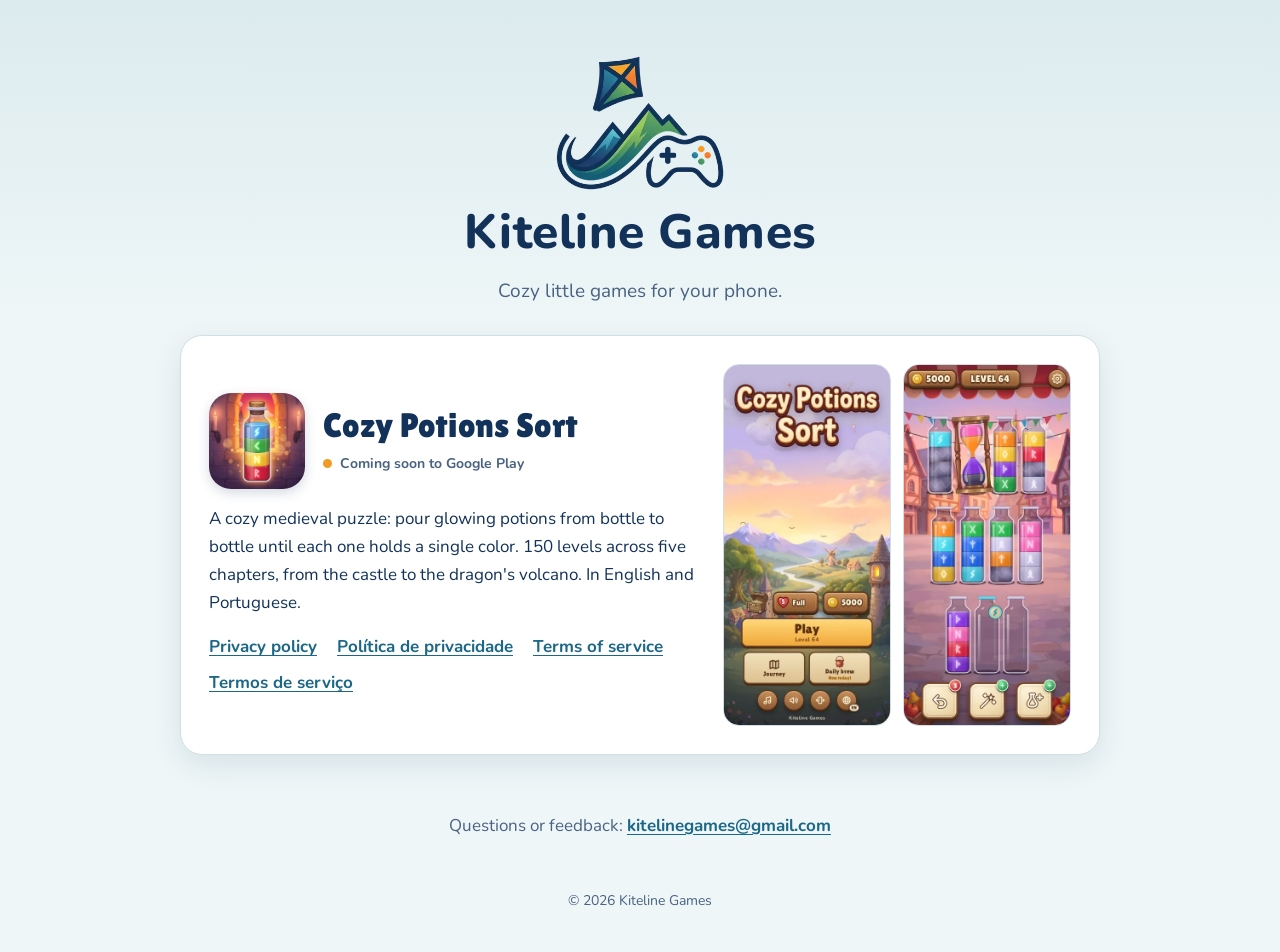
<file: index.html>
<!doctype html>
<html lang="en">
<head>
<meta charset="utf-8">
<meta name="viewport" content="width=device-width, initial-scale=1">
<title>Kiteline Games</title>
<meta name="description" content="Kiteline Games makes cozy little games for phones. Our first game, Cozy Potions Sort, is coming soon to Google Play.">
<link rel="icon" href="favicon.png" type="image/png">
<link rel="apple-touch-icon" href="assets/apple-touch-icon.png">
<link rel="stylesheet" href="assets/site.css">
</head>
<body>
<main class="wrap">
  <header class="hero">
    <img src="assets/kiteline-mark.webp" width="168" height="135" alt="Kiteline Games logo: a kite flying over green mountains and a game controller">
    <h1>Kiteline Games</h1>
    <p>Cozy little games for your phone.</p>
  </header>

  <article class="game" aria-labelledby="cozy">
    <div>
      <div class="game-head">
        <img src="assets/cozy-potions-icon.webp" width="96" height="96" alt="Cozy Potions Sort app icon">
        <div>
          <h2 id="cozy">Cozy Potions Sort</h2>
          <span class="chip">Coming soon to Google Play</span>
        </div>
      </div>
      <p>A cozy medieval puzzle: pour glowing potions from bottle to bottle until each one holds a single color. 150 levels across five chapters, from the castle to the dragon's volcano. In English and Portuguese.</p>
      <div class="links">
        <a href="cozy-potions-sort/privacy.html">Privacy policy</a>
        <a href="cozy-potions-sort/privacy.html#pt" hreflang="pt-BR" lang="pt-BR">Política de privacidade</a>
        <a href="cozy-potions-sort/terms.html">Terms of service</a>
        <a href="cozy-potions-sort/terms.html#pt" hreflang="pt-BR" lang="pt-BR">Termos de serviço</a>
      </div>
    </div>
    <div class="shots">
      <img src="assets/cozy-title.webp" width="168" height="364" alt="Cozy Potions Sort title screen with a valley, a river and a castle tower">
      <img src="assets/cozy-level.webp" width="168" height="364" alt="A level with potion bottles in a medieval town square">
    </div>
  </article>

  <p class="contact">Questions or feedback: <strong><a href="mailto:kitelinegames@gmail.com">kitelinegames@gmail.com</a></strong></p>
</main>
<footer>© 2026 Kiteline Games</footer>
</body>
</html>
</file>
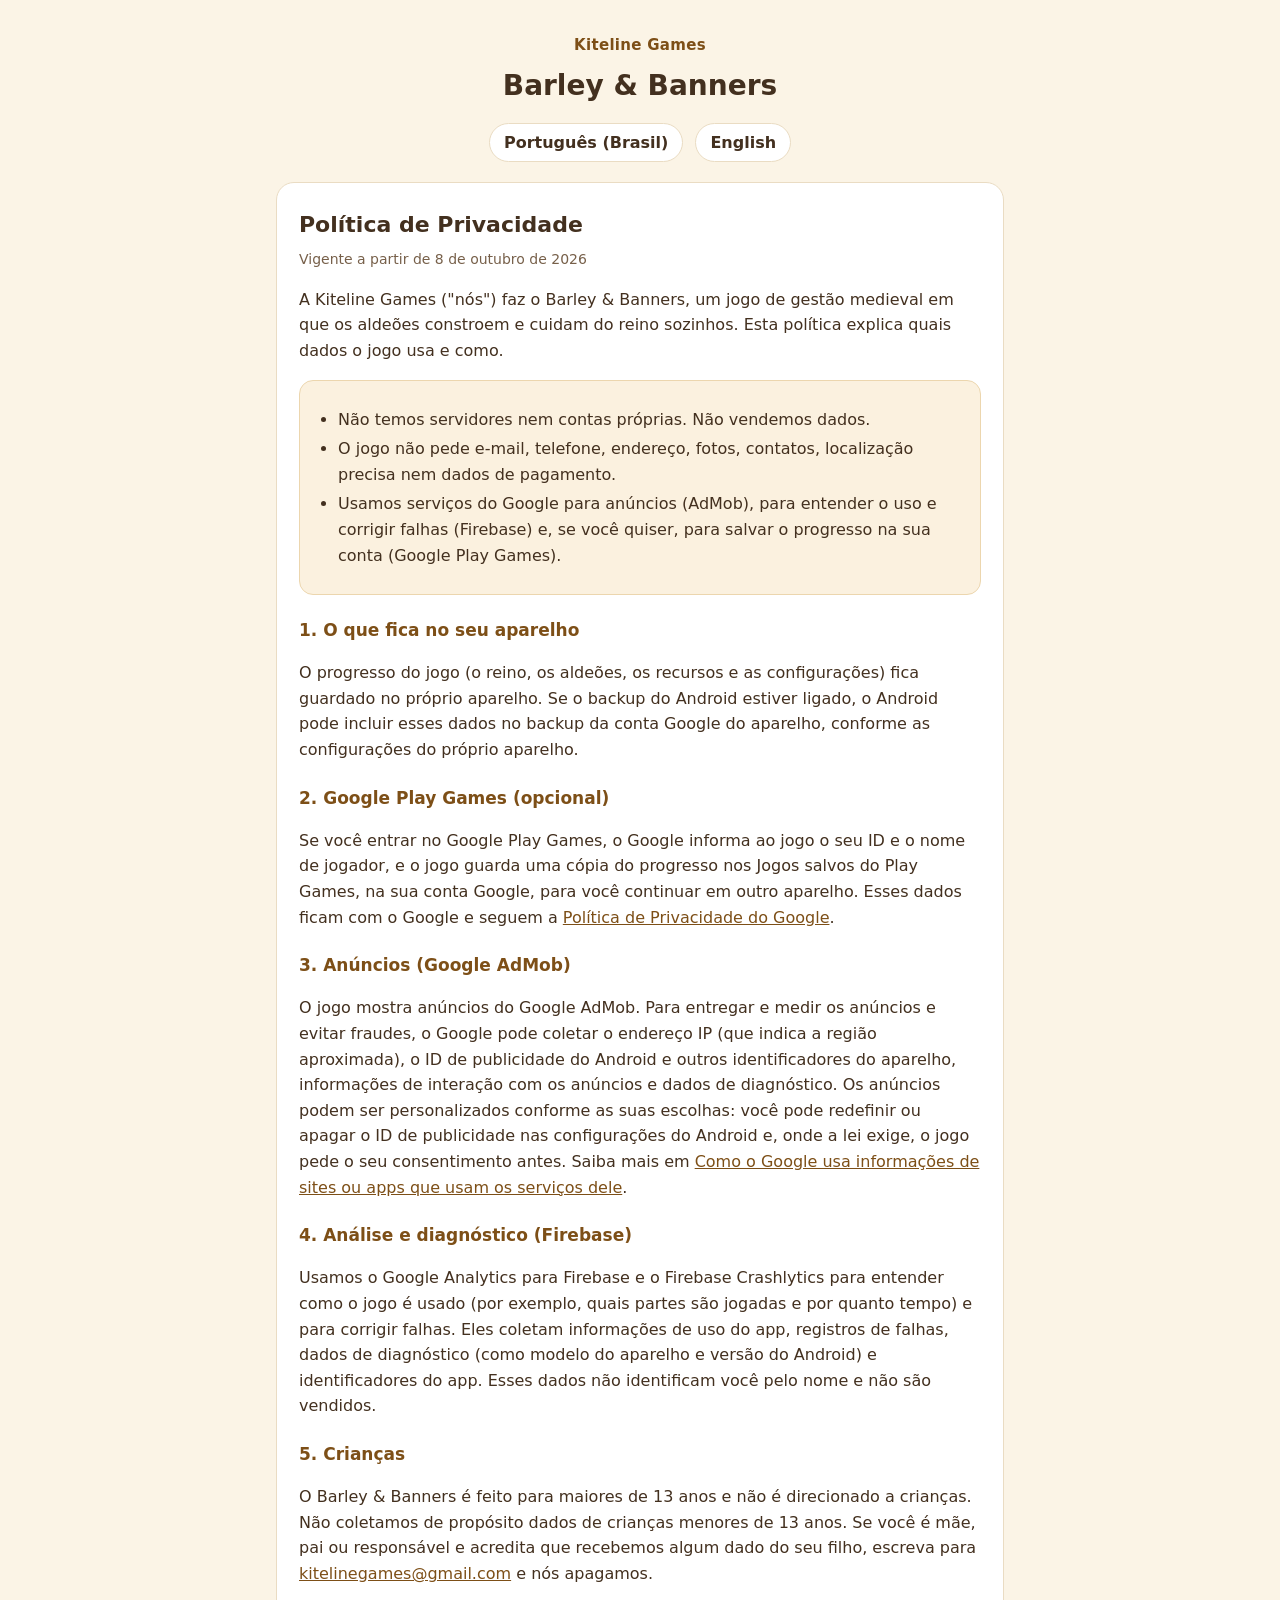
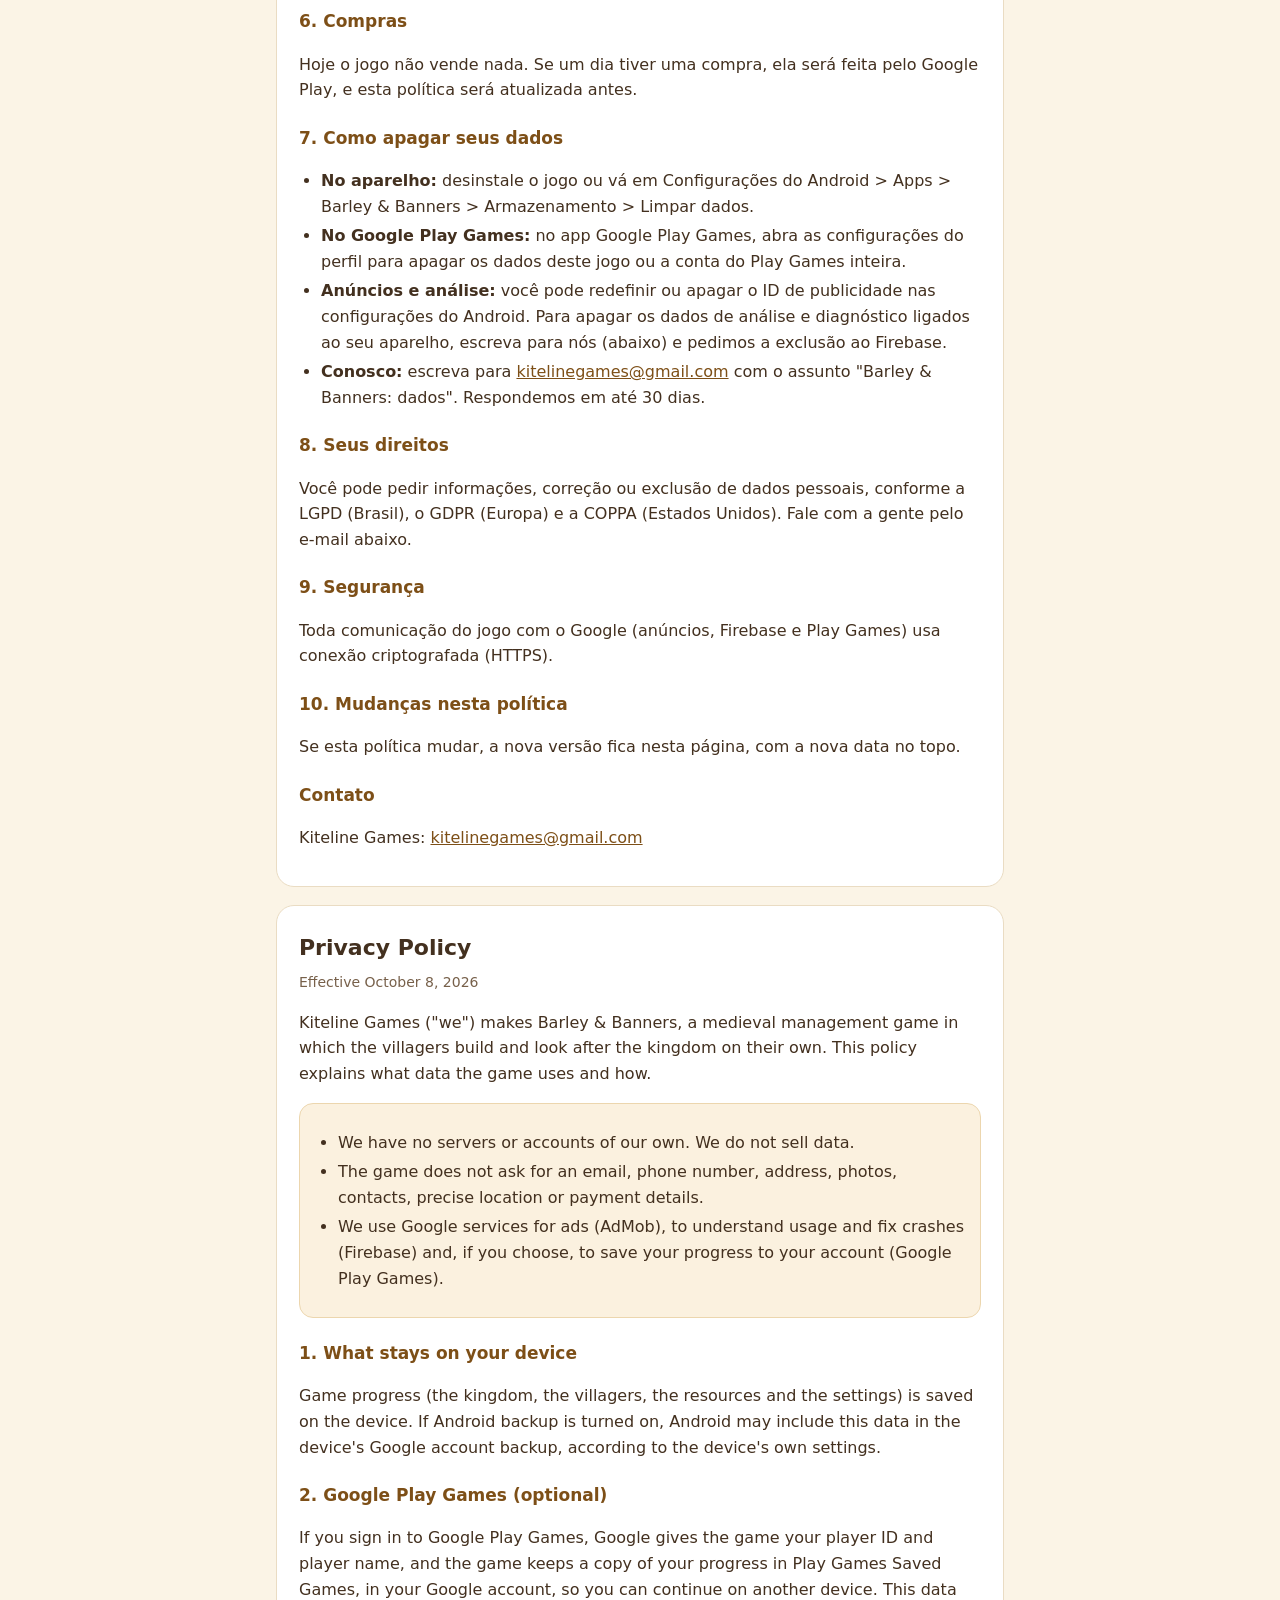
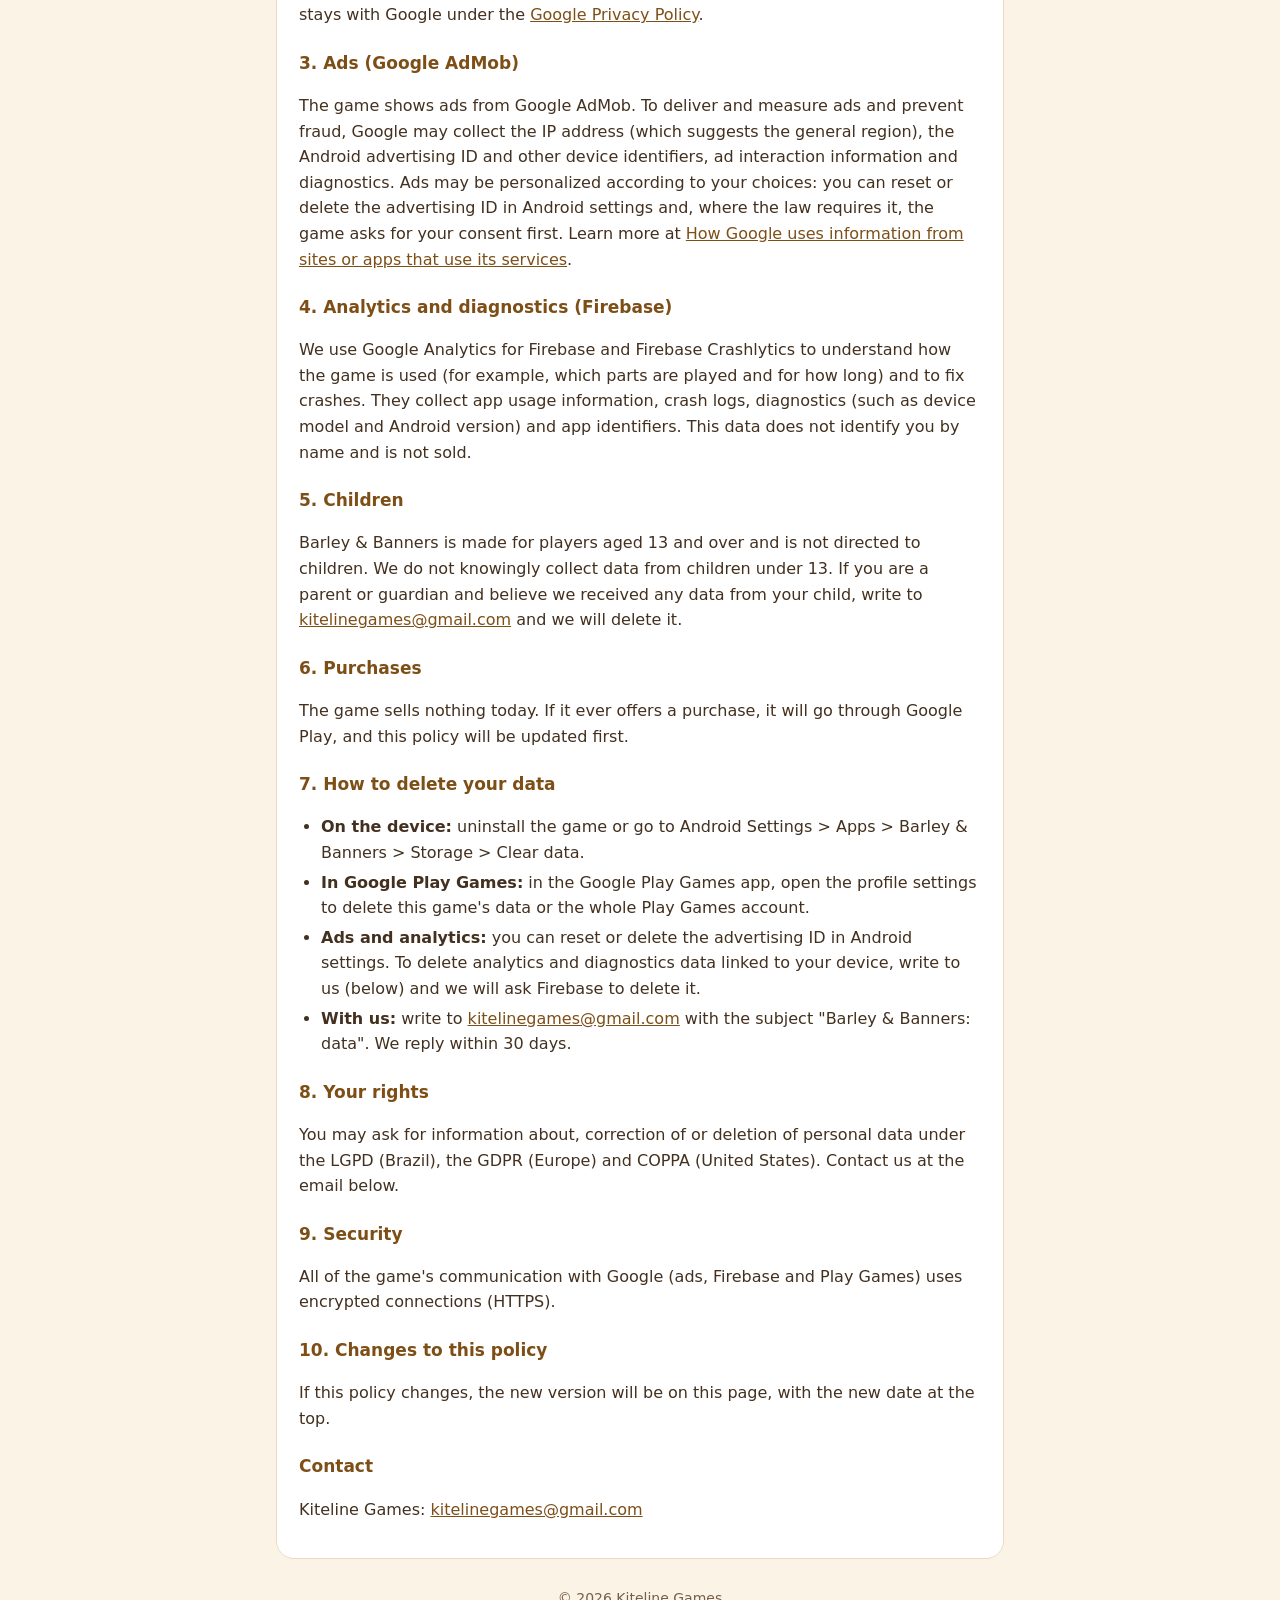
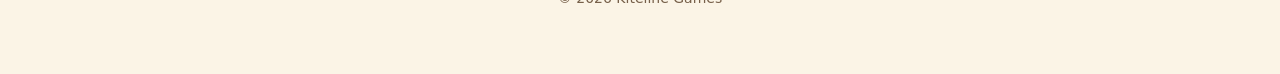
<file: barley-banners/privacy.html>
<!doctype html>
<html lang="pt-BR">
<head>
<meta charset="utf-8">
<meta name="viewport" content="width=device-width, initial-scale=1">
<title>Barley &amp; Banners: Política de Privacidade / Privacy Policy</title>
<meta name="description" content="Política de privacidade do jogo Barley &amp; Banners, da Kiteline Games. Privacy policy for the game Barley &amp; Banners by Kiteline Games.">
<style>
  :root { --bg: #fbf4e6; --card: #ffffff; --ink: #43301f; --soft: #77604a; --line: #eadcc3; --accent: #b0742c; --accent-ink: #7d4f17; }
  * { box-sizing: border-box; }
  body { margin: 0; background: var(--bg); color: var(--ink); font: 16px/1.6 system-ui, -apple-system, "Segoe UI", Roboto, "Helvetica Neue", Arial, sans-serif; }
  main { max-width: 760px; margin: 0 auto; padding: 24px 16px 64px; }
  header { text-align: center; padding: 8px 0 4px; }
  .brand { font-weight: 800; letter-spacing: .02em; color: var(--accent-ink); text-decoration: none; font-size: 15px; }
  h1 { font-size: 28px; line-height: 1.25; margin: 10px 0 4px; }
  .lang { margin: 12px 0 20px; text-align: center; }
  .lang a { display: inline-block; margin: 0 6px; padding: 6px 14px; border-radius: 999px; background: var(--card); border: 1px solid var(--line); color: var(--ink); text-decoration: none; font-weight: 600; }
  section.policy { background: var(--card); border: 1px solid var(--line); border-radius: 18px; padding: 20px 22px; margin: 18px 0; }
  h2 { font-size: 22px; margin: 4px 0 6px; }
  h3 { font-size: 17px; margin: 22px 0 6px; color: var(--accent-ink); }
  .date { color: var(--soft); font-size: 14px; margin: 0 0 12px; }
  .summary { background: #fbf1df; border: 1px solid #ecd6ae; border-radius: 14px; padding: 10px 16px; }
  ul { padding-left: 22px; }
  li { margin: 4px 0; }
  a { color: var(--accent-ink); }
  footer { text-align: center; color: var(--soft); font-size: 14px; margin-top: 28px; }
</style>
</head>
<body>
<main>
<header>
  <a class="brand" href="https://kitelinegames-prog.github.io/">Kiteline Games</a>
  <h1>Barley &amp; Banners</h1>
</header>
<nav class="lang"><a href="#pt">Português (Brasil)</a><a href="#en">English</a></nav>

<section class="policy" id="pt" lang="pt-BR">
  <h2>Política de Privacidade</h2>
  <p class="date">Vigente a partir de 8 de outubro de 2026</p>
  <p>A Kiteline Games ("nós") faz o Barley &amp; Banners, um jogo de gestão medieval em que os aldeões constroem e cuidam do reino sozinhos. Esta política explica quais dados o jogo usa e como.</p>

  <div class="summary">
    <ul>
      <li>Não temos servidores nem contas próprias. Não vendemos dados.</li>
      <li>O jogo não pede e-mail, telefone, endereço, fotos, contatos, localização precisa nem dados de pagamento.</li>
      <li>Usamos serviços do Google para anúncios (AdMob), para entender o uso e corrigir falhas (Firebase) e, se você quiser, para salvar o progresso na sua conta (Google Play Games).</li>
    </ul>
  </div>

  <h3>1. O que fica no seu aparelho</h3>
  <p>O progresso do jogo (o reino, os aldeões, os recursos e as configurações) fica guardado no próprio aparelho. Se o backup do Android estiver ligado, o Android pode incluir esses dados no backup da conta Google do aparelho, conforme as configurações do próprio aparelho.</p>

  <h3>2. Google Play Games (opcional)</h3>
  <p>Se você entrar no Google Play Games, o Google informa ao jogo o seu ID e o nome de jogador, e o jogo guarda uma cópia do progresso nos Jogos salvos do Play Games, na sua conta Google, para você continuar em outro aparelho. Esses dados ficam com o Google e seguem a <a href="https://policies.google.com/privacy">Política de Privacidade do Google</a>.</p>

  <h3>3. Anúncios (Google AdMob)</h3>
  <p>O jogo mostra anúncios do Google AdMob. Para entregar e medir os anúncios e evitar fraudes, o Google pode coletar o endereço IP (que indica a região aproximada), o ID de publicidade do Android e outros identificadores do aparelho, informações de interação com os anúncios e dados de diagnóstico. Os anúncios podem ser personalizados conforme as suas escolhas: você pode redefinir ou apagar o ID de publicidade nas configurações do Android e, onde a lei exige, o jogo pede o seu consentimento antes. Saiba mais em <a href="https://policies.google.com/technologies/partner-sites">Como o Google usa informações de sites ou apps que usam os serviços dele</a>.</p>

  <h3>4. Análise e diagnóstico (Firebase)</h3>
  <p>Usamos o Google Analytics para Firebase e o Firebase Crashlytics para entender como o jogo é usado (por exemplo, quais partes são jogadas e por quanto tempo) e para corrigir falhas. Eles coletam informações de uso do app, registros de falhas, dados de diagnóstico (como modelo do aparelho e versão do Android) e identificadores do app. Esses dados não identificam você pelo nome e não são vendidos.</p>

  <h3>5. Crianças</h3>
  <p>O Barley &amp; Banners é feito para maiores de 13 anos e não é direcionado a crianças. Não coletamos de propósito dados de crianças menores de 13 anos. Se você é mãe, pai ou responsável e acredita que recebemos algum dado do seu filho, escreva para <a href="mailto:kitelinegames@gmail.com">kitelinegames@gmail.com</a> e nós apagamos.</p>

  <h3>6. Compras</h3>
  <p>Hoje o jogo não vende nada. Se um dia tiver uma compra, ela será feita pelo Google Play, e esta política será atualizada antes.</p>

  <h3 id="excluir">7. Como apagar seus dados</h3>
  <ul>
    <li><strong>No aparelho:</strong> desinstale o jogo ou vá em Configurações do Android &gt; Apps &gt; Barley &amp; Banners &gt; Armazenamento &gt; Limpar dados.</li>
    <li><strong>No Google Play Games:</strong> no app Google Play Games, abra as configurações do perfil para apagar os dados deste jogo ou a conta do Play Games inteira.</li>
    <li><strong>Anúncios e análise:</strong> você pode redefinir ou apagar o ID de publicidade nas configurações do Android. Para apagar os dados de análise e diagnóstico ligados ao seu aparelho, escreva para nós (abaixo) e pedimos a exclusão ao Firebase.</li>
    <li><strong>Conosco:</strong> escreva para <a href="mailto:kitelinegames@gmail.com?subject=Barley%20%26%20Banners%3A%20dados">kitelinegames@gmail.com</a> com o assunto "Barley &amp; Banners: dados". Respondemos em até 30 dias.</li>
  </ul>

  <h3>8. Seus direitos</h3>
  <p>Você pode pedir informações, correção ou exclusão de dados pessoais, conforme a LGPD (Brasil), o GDPR (Europa) e a COPPA (Estados Unidos). Fale com a gente pelo e-mail abaixo.</p>

  <h3>9. Segurança</h3>
  <p>Toda comunicação do jogo com o Google (anúncios, Firebase e Play Games) usa conexão criptografada (HTTPS).</p>

  <h3>10. Mudanças nesta política</h3>
  <p>Se esta política mudar, a nova versão fica nesta página, com a nova data no topo.</p>

  <h3>Contato</h3>
  <p>Kiteline Games: <a href="mailto:kitelinegames@gmail.com">kitelinegames@gmail.com</a></p>
</section>

<section class="policy" id="en" lang="en">
  <h2>Privacy Policy</h2>
  <p class="date">Effective October 8, 2026</p>
  <p>Kiteline Games ("we") makes Barley &amp; Banners, a medieval management game in which the villagers build and look after the kingdom on their own. This policy explains what data the game uses and how.</p>

  <div class="summary">
    <ul>
      <li>We have no servers or accounts of our own. We do not sell data.</li>
      <li>The game does not ask for an email, phone number, address, photos, contacts, precise location or payment details.</li>
      <li>We use Google services for ads (AdMob), to understand usage and fix crashes (Firebase) and, if you choose, to save your progress to your account (Google Play Games).</li>
    </ul>
  </div>

  <h3>1. What stays on your device</h3>
  <p>Game progress (the kingdom, the villagers, the resources and the settings) is saved on the device. If Android backup is turned on, Android may include this data in the device's Google account backup, according to the device's own settings.</p>

  <h3>2. Google Play Games (optional)</h3>
  <p>If you sign in to Google Play Games, Google gives the game your player ID and player name, and the game keeps a copy of your progress in Play Games Saved Games, in your Google account, so you can continue on another device. This data stays with Google under the <a href="https://policies.google.com/privacy">Google Privacy Policy</a>.</p>

  <h3>3. Ads (Google AdMob)</h3>
  <p>The game shows ads from Google AdMob. To deliver and measure ads and prevent fraud, Google may collect the IP address (which suggests the general region), the Android advertising ID and other device identifiers, ad interaction information and diagnostics. Ads may be personalized according to your choices: you can reset or delete the advertising ID in Android settings and, where the law requires it, the game asks for your consent first. Learn more at <a href="https://policies.google.com/technologies/partner-sites">How Google uses information from sites or apps that use its services</a>.</p>

  <h3>4. Analytics and diagnostics (Firebase)</h3>
  <p>We use Google Analytics for Firebase and Firebase Crashlytics to understand how the game is used (for example, which parts are played and for how long) and to fix crashes. They collect app usage information, crash logs, diagnostics (such as device model and Android version) and app identifiers. This data does not identify you by name and is not sold.</p>

  <h3>5. Children</h3>
  <p>Barley &amp; Banners is made for players aged 13 and over and is not directed to children. We do not knowingly collect data from children under 13. If you are a parent or guardian and believe we received any data from your child, write to <a href="mailto:kitelinegames@gmail.com">kitelinegames@gmail.com</a> and we will delete it.</p>

  <h3>6. Purchases</h3>
  <p>The game sells nothing today. If it ever offers a purchase, it will go through Google Play, and this policy will be updated first.</p>

  <h3 id="delete">7. How to delete your data</h3>
  <ul>
    <li><strong>On the device:</strong> uninstall the game or go to Android Settings &gt; Apps &gt; Barley &amp; Banners &gt; Storage &gt; Clear data.</li>
    <li><strong>In Google Play Games:</strong> in the Google Play Games app, open the profile settings to delete this game's data or the whole Play Games account.</li>
    <li><strong>Ads and analytics:</strong> you can reset or delete the advertising ID in Android settings. To delete analytics and diagnostics data linked to your device, write to us (below) and we will ask Firebase to delete it.</li>
    <li><strong>With us:</strong> write to <a href="mailto:kitelinegames@gmail.com?subject=Barley%20%26%20Banners%3A%20data">kitelinegames@gmail.com</a> with the subject "Barley &amp; Banners: data". We reply within 30 days.</li>
  </ul>

  <h3>8. Your rights</h3>
  <p>You may ask for information about, correction of or deletion of personal data under the LGPD (Brazil), the GDPR (Europe) and COPPA (United States). Contact us at the email below.</p>

  <h3>9. Security</h3>
  <p>All of the game's communication with Google (ads, Firebase and Play Games) uses encrypted connections (HTTPS).</p>

  <h3>10. Changes to this policy</h3>
  <p>If this policy changes, the new version will be on this page, with the new date at the top.</p>

  <h3>Contact</h3>
  <p>Kiteline Games: <a href="mailto:kitelinegames@gmail.com">kitelinegames@gmail.com</a></p>
</section>

<footer>© 2026 Kiteline Games</footer>
</main>
</body>
</html>
</file>
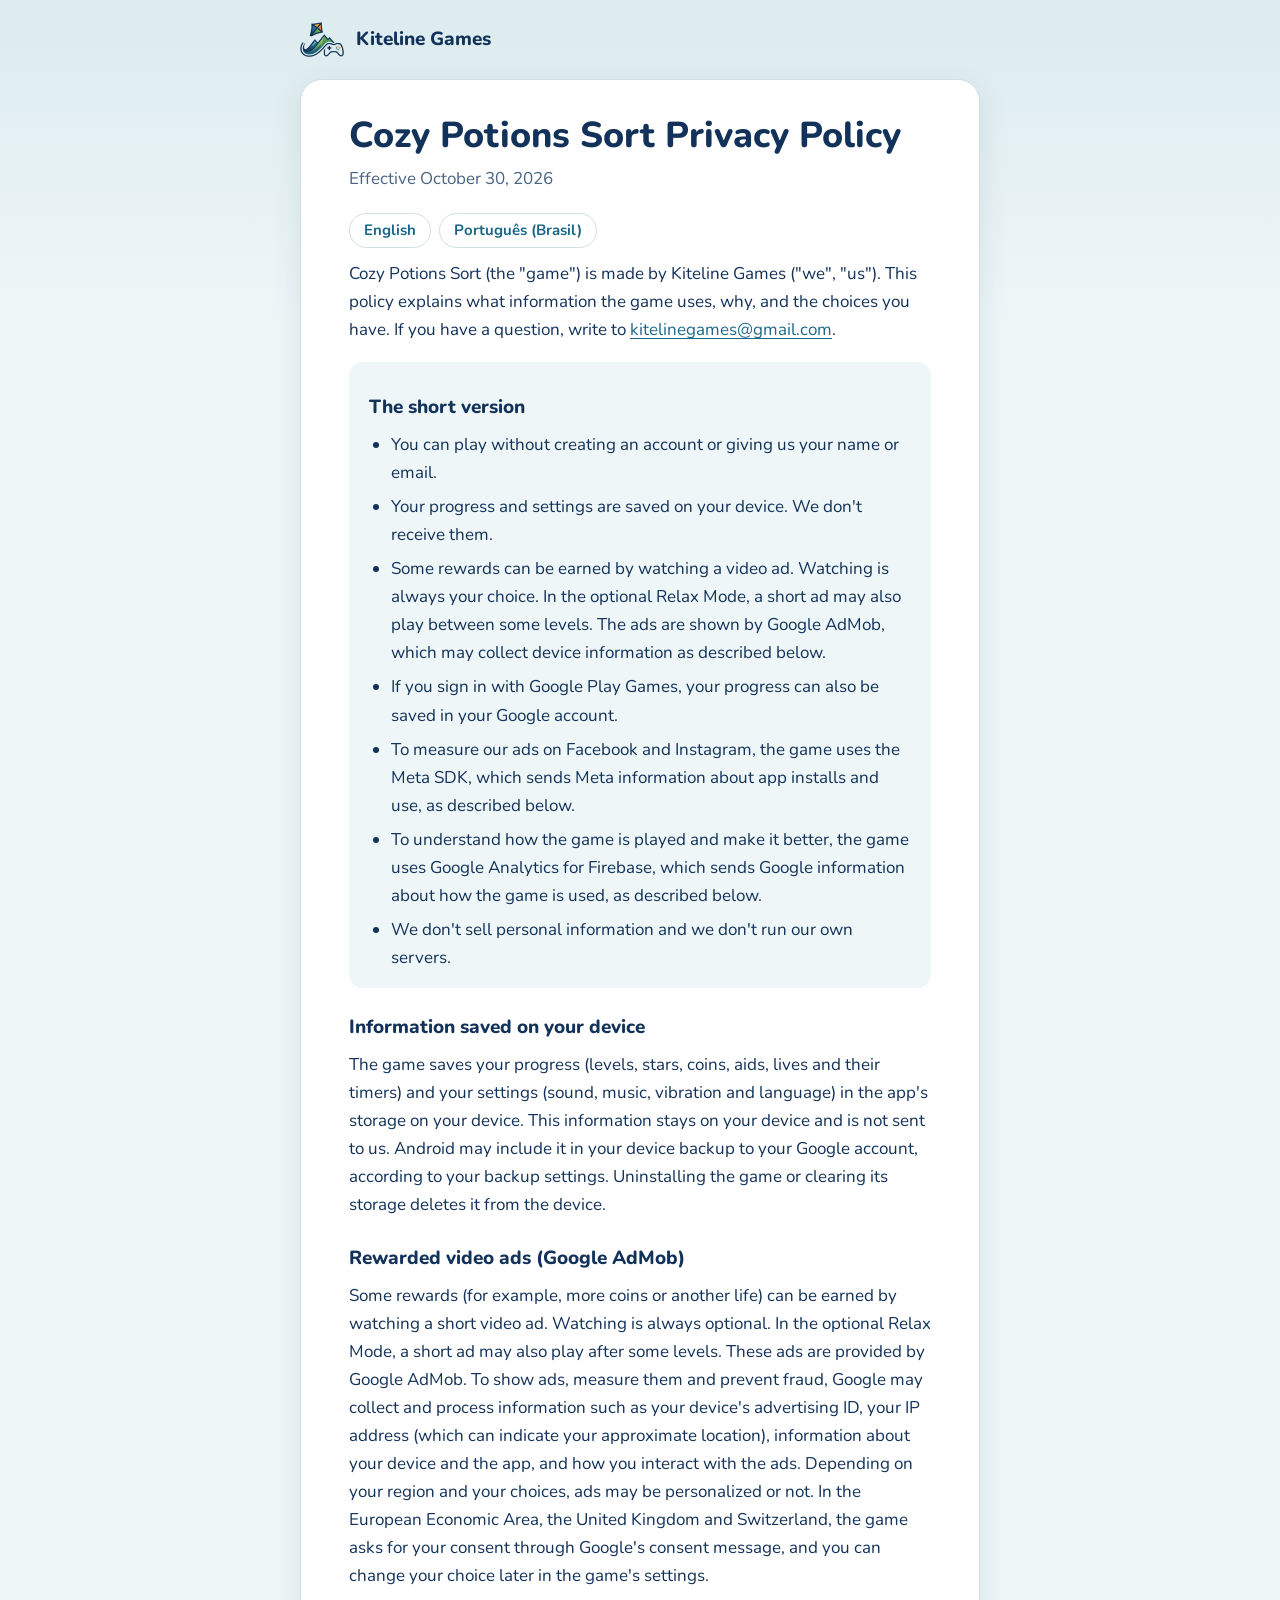
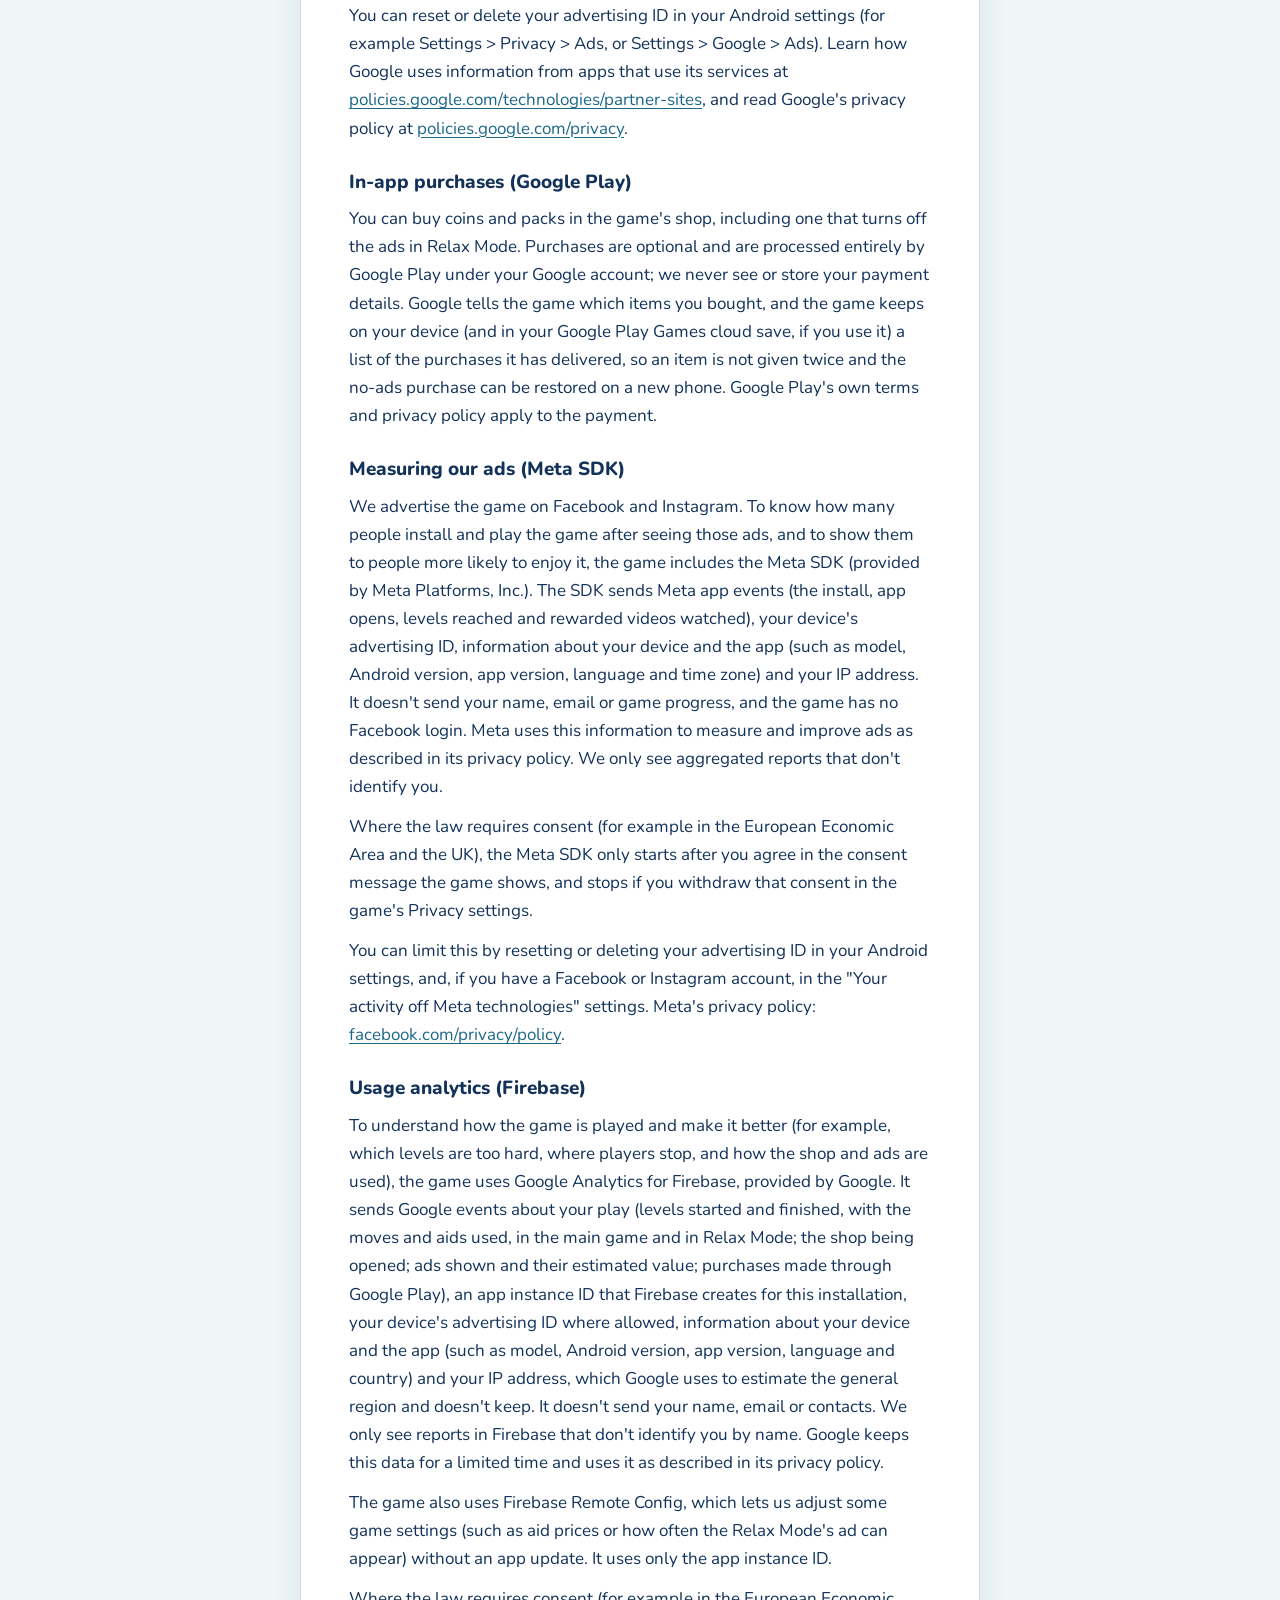
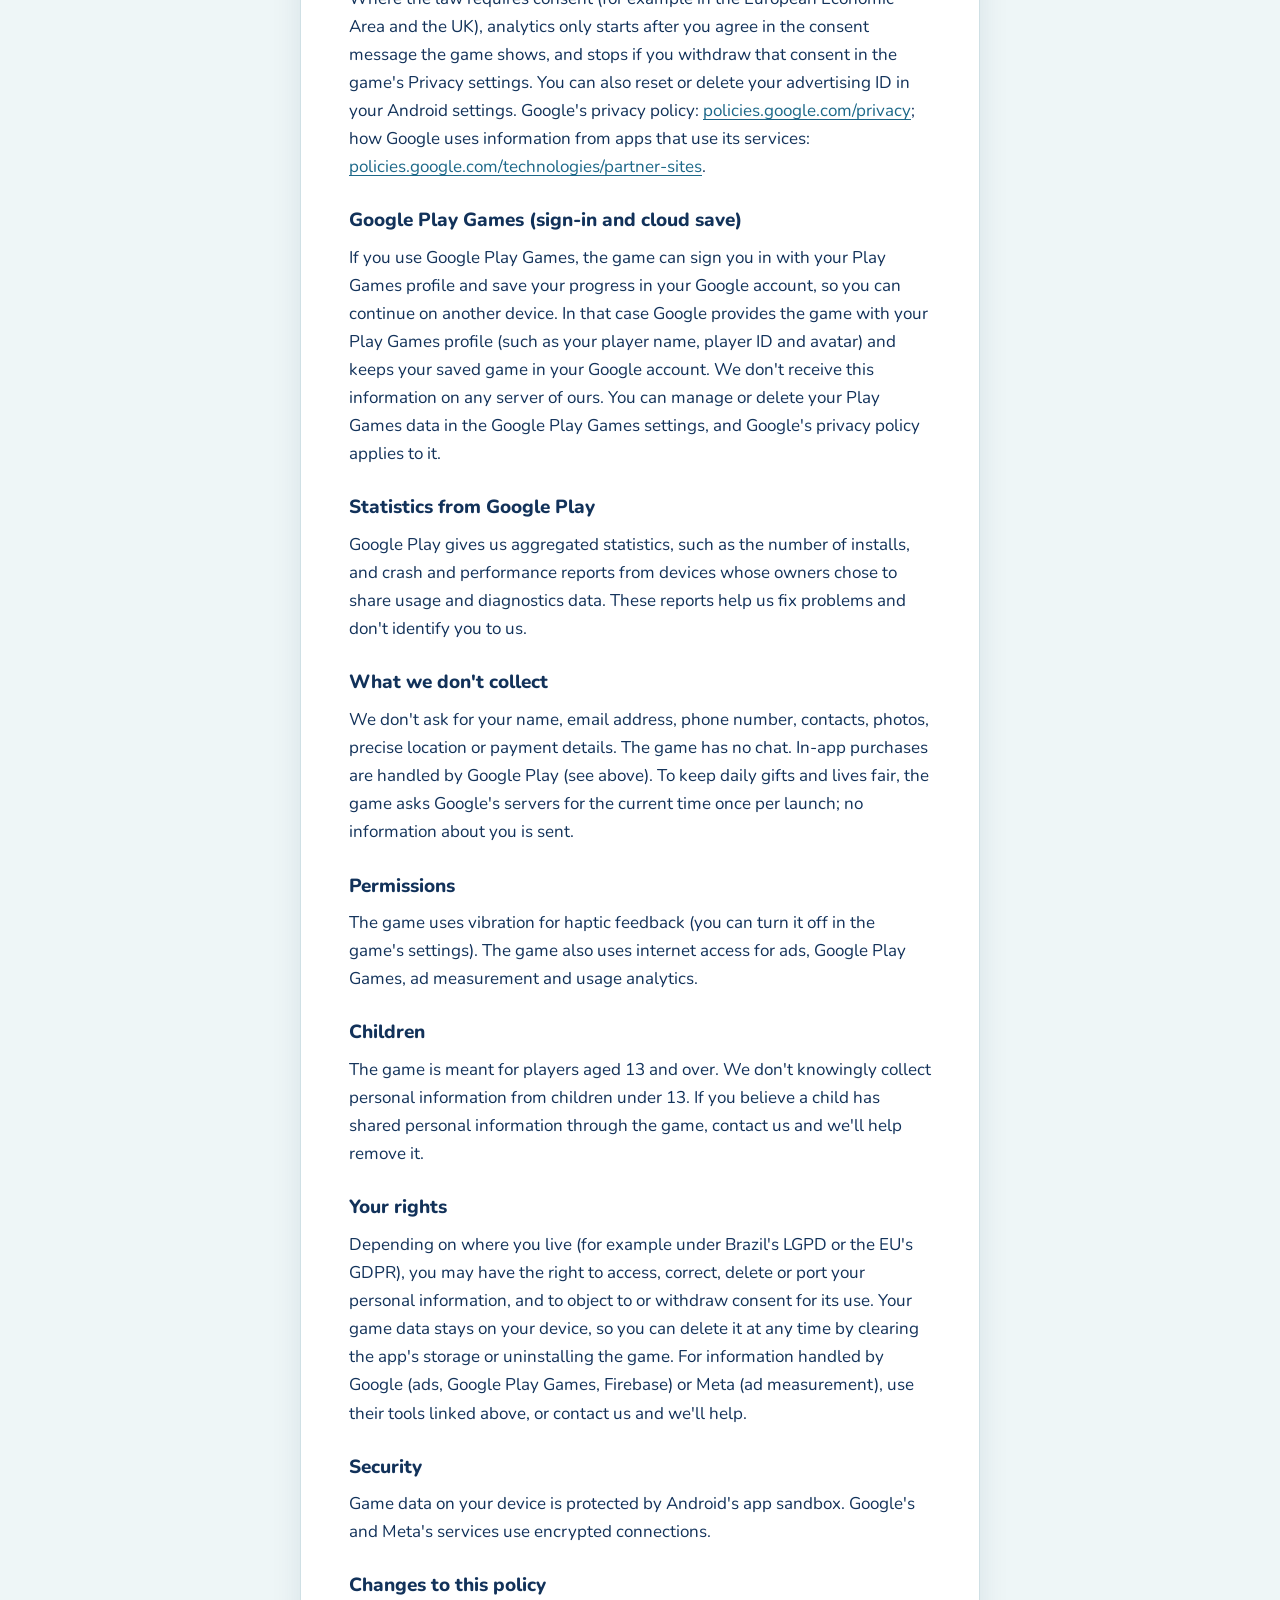
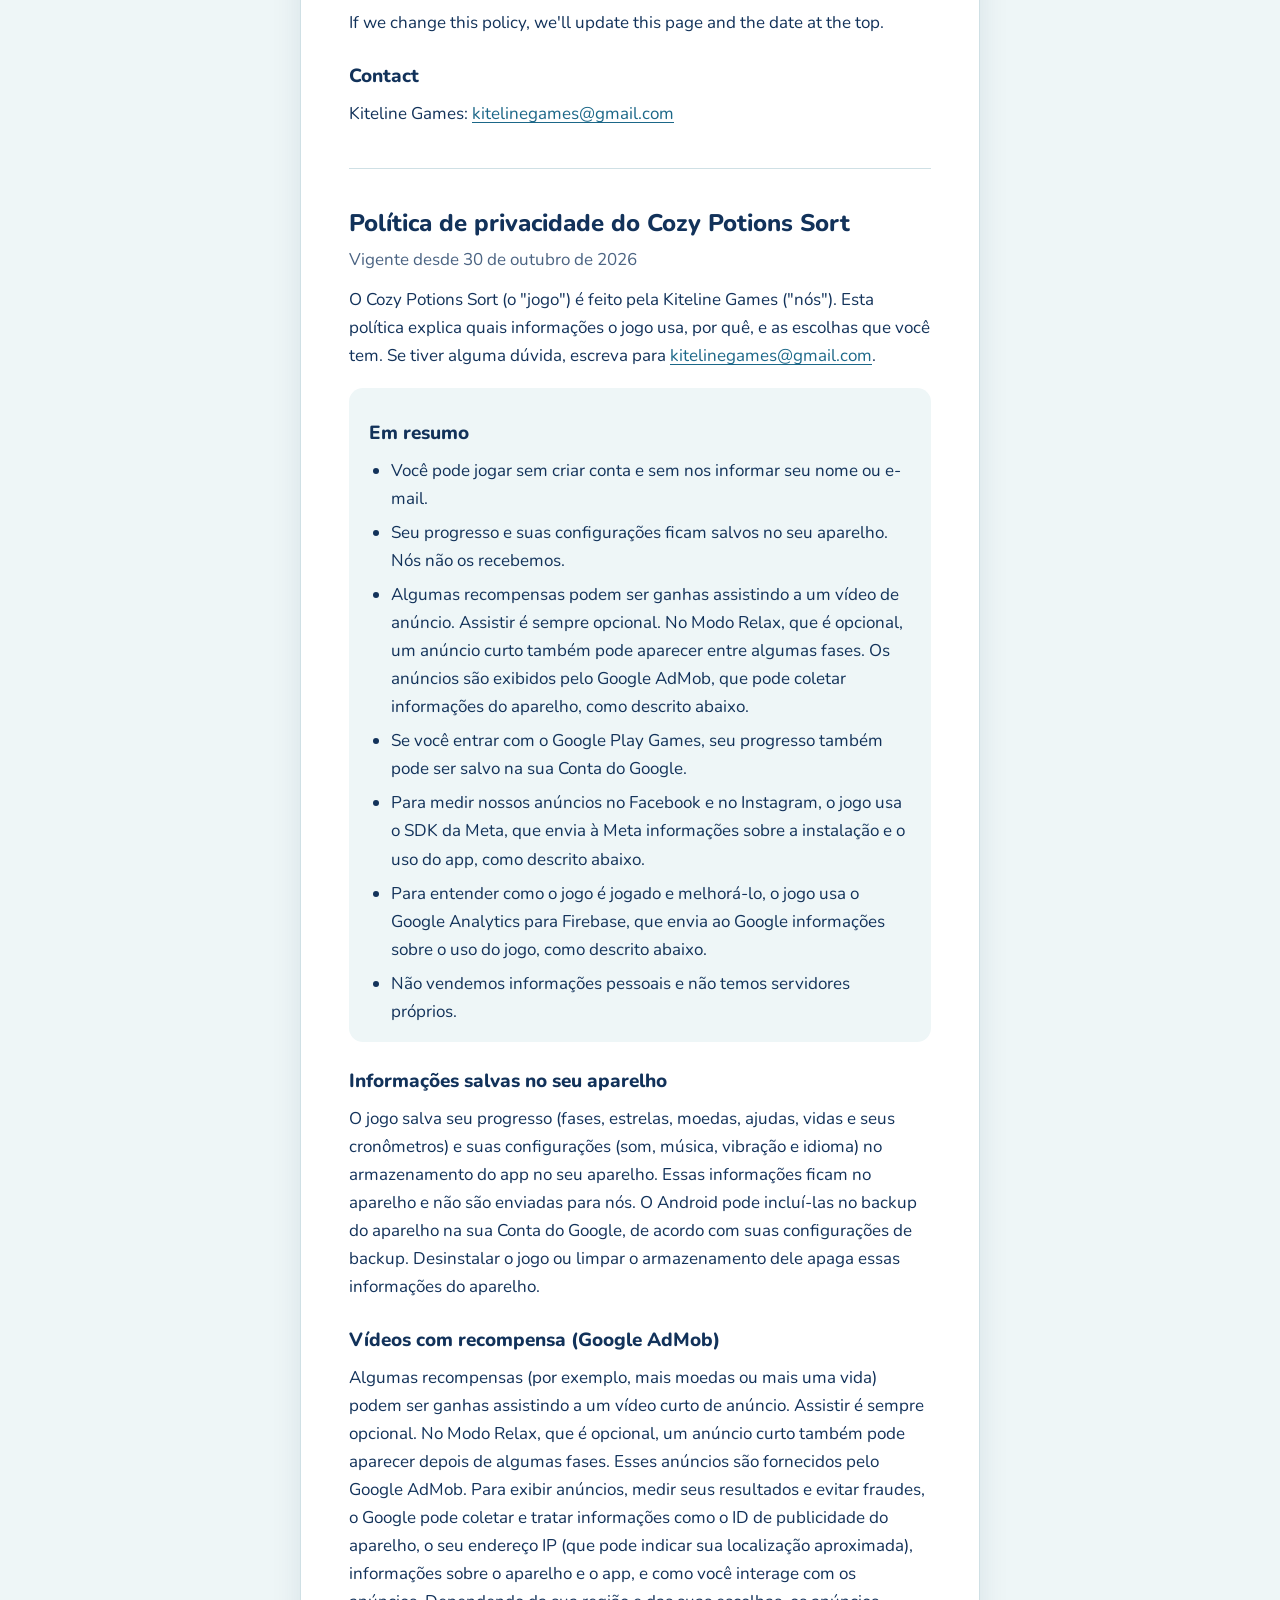
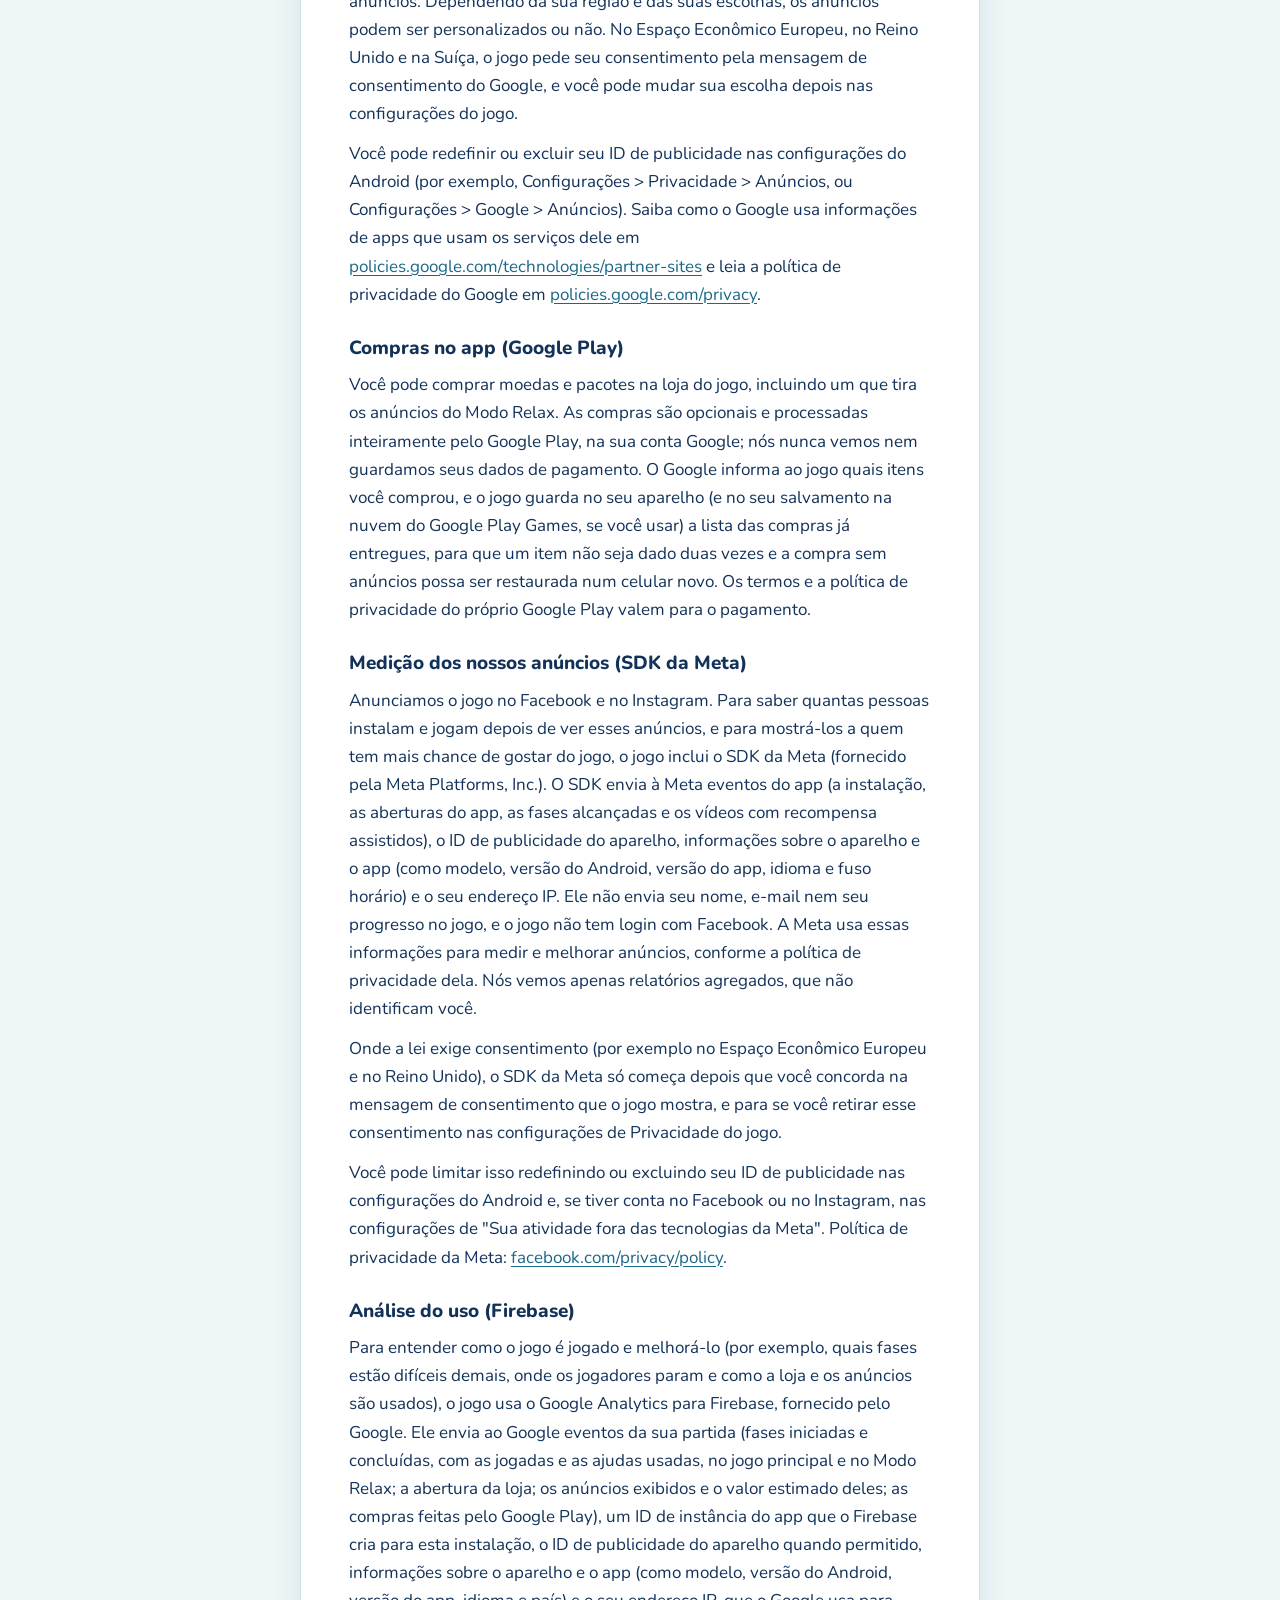
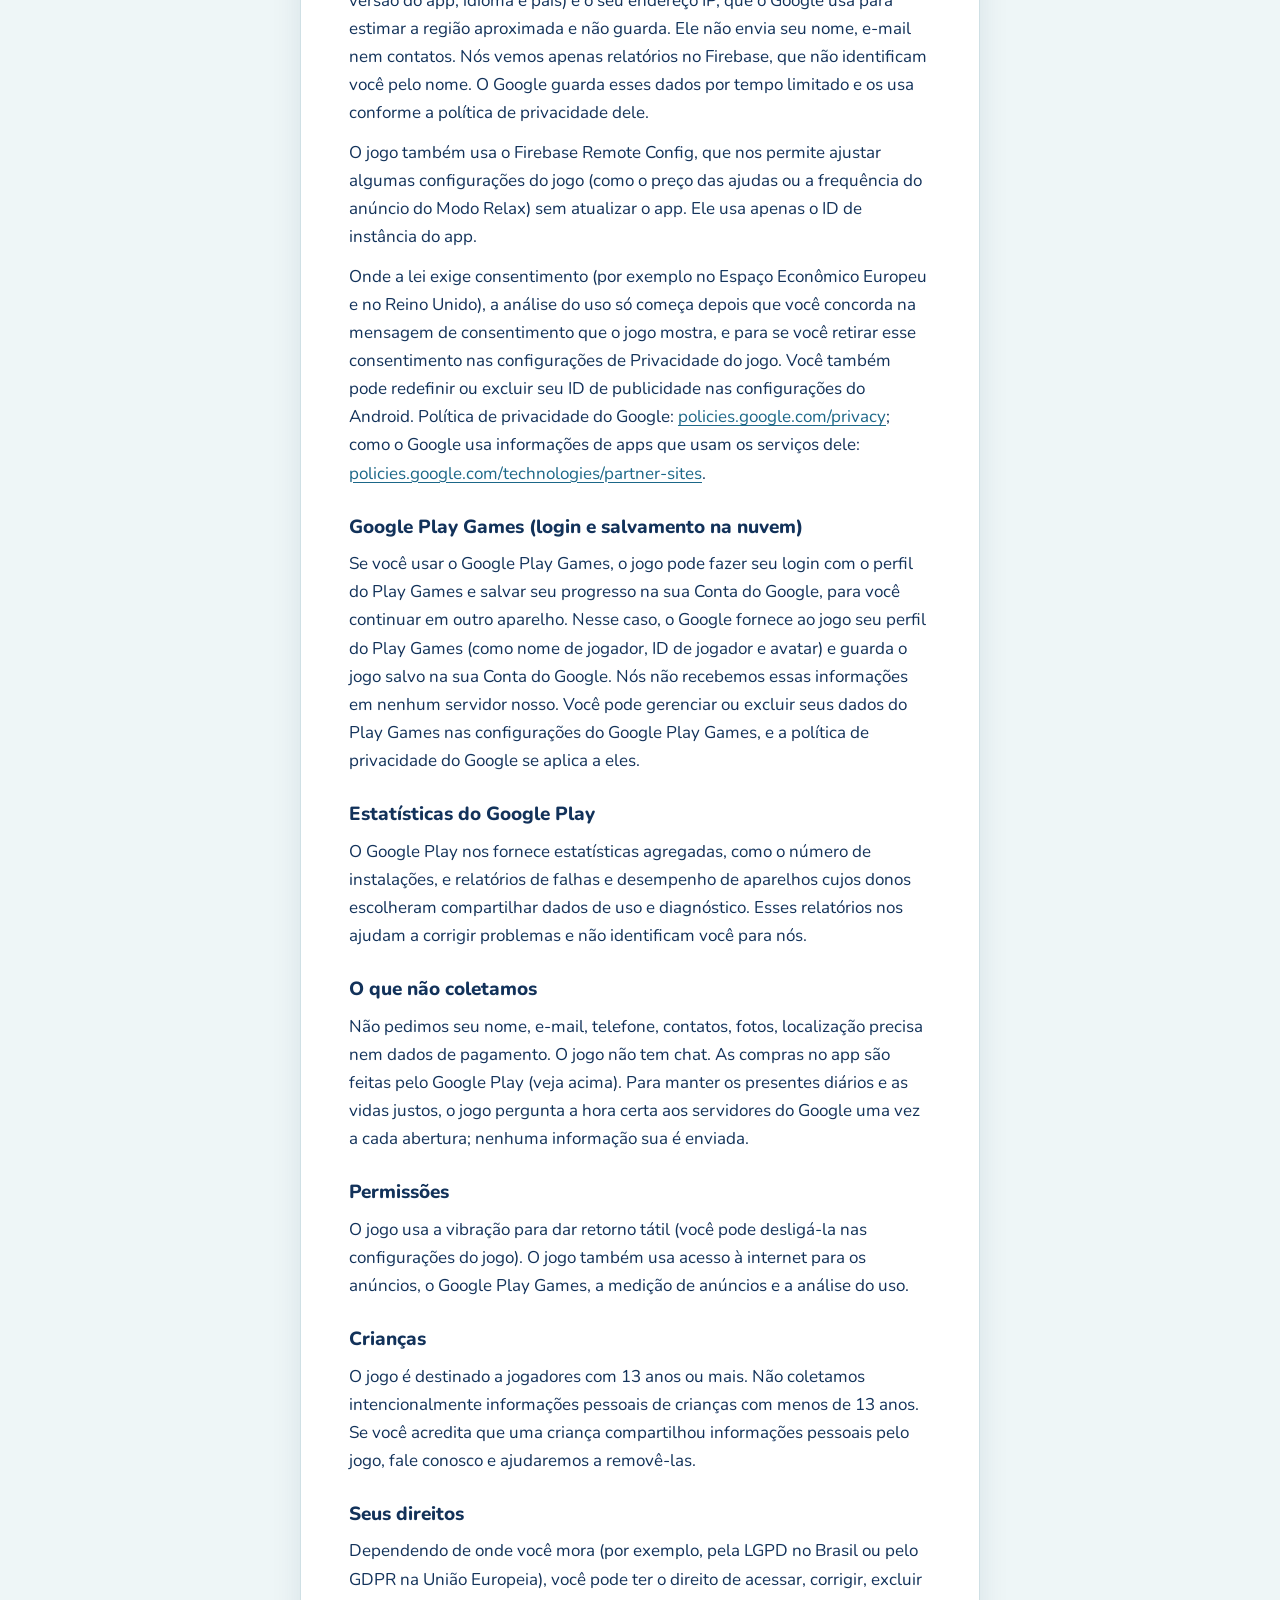
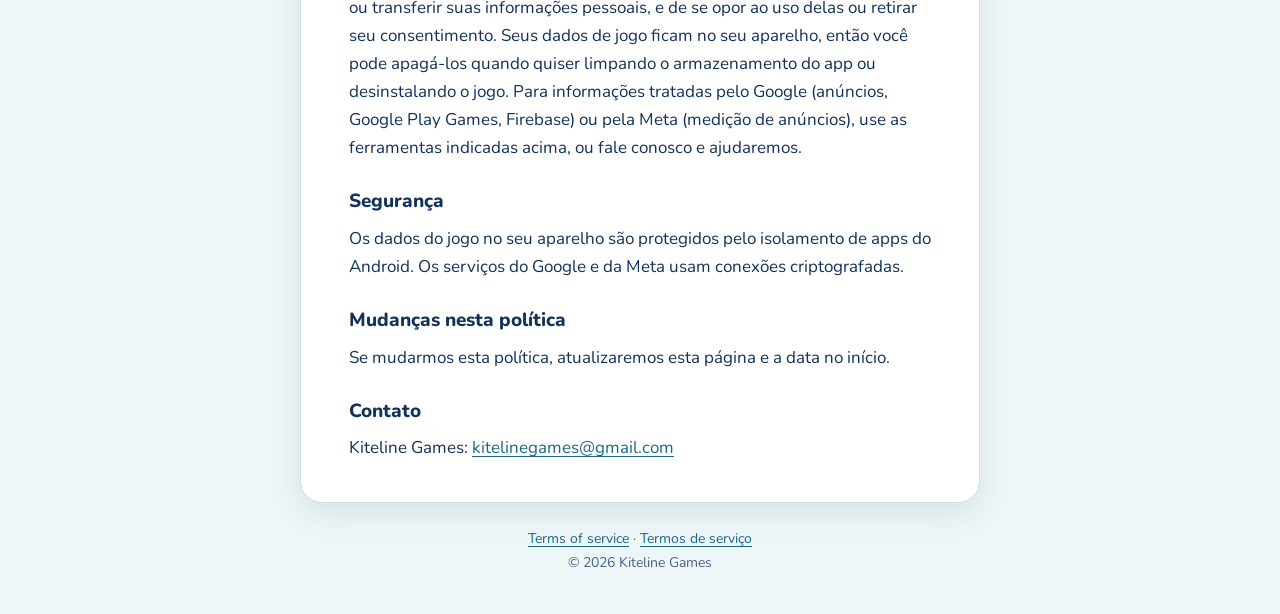
<file: cozy-potions-sort/privacy.html>
<!doctype html>
<html lang="en">
<head>
<meta charset="utf-8">
<meta name="viewport" content="width=device-width, initial-scale=1">
<title>Cozy Potions Sort Privacy Policy</title>
<meta name="description" content="Privacy policy of Cozy Potions Sort, a game by Kiteline Games. Política de privacidade em português.">
<link rel="icon" href="../favicon.png" type="image/png">
<link rel="stylesheet" href="../assets/site.css">
</head>
<body>
<div class="wrap narrow">
  <nav class="top"><img src="../assets/kiteline-mark.webp" width="44" height="35" alt=""><a href="../">Kiteline Games</a></nav>
  <main class="doc">
    <section id="en" lang="en">
      <h1>Cozy Potions Sort Privacy Policy</h1>
      <p class="date">Effective October 30, 2026</p>
      <div class="lang"><a href="#en">English</a><a href="#pt" hreflang="pt-BR" lang="pt-BR">Português (Brasil)</a></div>

      <p>Cozy Potions Sort (the "game") is made by Kiteline Games ("we", "us"). This policy explains what information the game uses, why, and the choices you have. If you have a question, write to <a href="mailto:kitelinegames@gmail.com">kitelinegames@gmail.com</a>.</p>

      <div class="summary">
        <h3>The short version</h3>
        <ul>
          <li>You can play without creating an account or giving us your name or email.</li>
          <li>Your progress and settings are saved on your device. We don't receive them.</li>
          <li>Some rewards can be earned by watching a video ad. Watching is always your choice. In the optional Relax Mode, a short ad may also play between some levels. The ads are shown by Google AdMob, which may collect device information as described below.</li>
          <li>If you sign in with Google Play Games, your progress can also be saved in your Google account.</li>
          <li>To measure our ads on Facebook and Instagram, the game uses the Meta SDK, which sends Meta information about app installs and use, as described below.</li>
          <li>To understand how the game is played and make it better, the game uses Google Analytics for Firebase, which sends Google information about how the game is used, as described below.</li>
          <li>We don't sell personal information and we don't run our own servers.</li>
        </ul>
      </div>

      <h3>Information saved on your device</h3>
      <p>The game saves your progress (levels, stars, coins, aids, lives and their timers) and your settings (sound, music, vibration and language) in the app's storage on your device. This information stays on your device and is not sent to us. Android may include it in your device backup to your Google account, according to your backup settings. Uninstalling the game or clearing its storage deletes it from the device.</p>

      <h3>Rewarded video ads (Google AdMob)</h3>
      <p>Some rewards (for example, more coins or another life) can be earned by watching a short video ad. Watching is always optional. In the optional Relax Mode, a short ad may also play after some levels. These ads are provided by Google AdMob. To show ads, measure them and prevent fraud, Google may collect and process information such as your device's advertising ID, your IP address (which can indicate your approximate location), information about your device and the app, and how you interact with the ads. Depending on your region and your choices, ads may be personalized or not. In the European Economic Area, the United Kingdom and Switzerland, the game asks for your consent through Google's consent message, and you can change your choice later in the game's settings.</p>
      <p>You can reset or delete your advertising ID in your Android settings (for example Settings &gt; Privacy &gt; Ads, or Settings &gt; Google &gt; Ads). Learn how Google uses information from apps that use its services at <a href="https://policies.google.com/technologies/partner-sites">policies.google.com/technologies/partner-sites</a>, and read Google's privacy policy at <a href="https://policies.google.com/privacy">policies.google.com/privacy</a>.</p>

      <h3>In-app purchases (Google Play)</h3>
      <p>You can buy coins and packs in the game's shop, including one that turns off the ads in Relax Mode. Purchases are optional and are processed entirely by Google Play under your Google account; we never see or store your payment details. Google tells the game which items you bought, and the game keeps on your device (and in your Google Play Games cloud save, if you use it) a list of the purchases it has delivered, so an item is not given twice and the no-ads purchase can be restored on a new phone. Google Play's own terms and privacy policy apply to the payment.</p>
      <h3>Measuring our ads (Meta SDK)</h3>
      <p>We advertise the game on Facebook and Instagram. To know how many people install and play the game after seeing those ads, and to show them to people more likely to enjoy it, the game includes the Meta SDK (provided by Meta Platforms, Inc.). The SDK sends Meta app events (the install, app opens, levels reached and rewarded videos watched), your device's advertising ID, information about your device and the app (such as model, Android version, app version, language and time zone) and your IP address. It doesn't send your name, email or game progress, and the game has no Facebook login. Meta uses this information to measure and improve ads as described in its privacy policy. We only see aggregated reports that don't identify you.</p>
      <p>Where the law requires consent (for example in the European Economic Area and the UK), the Meta SDK only starts after you agree in the consent message the game shows, and stops if you withdraw that consent in the game's Privacy settings.</p>
      <p>You can limit this by resetting or deleting your advertising ID in your Android settings, and, if you have a Facebook or Instagram account, in the "Your activity off Meta technologies" settings. Meta's privacy policy: <a href="https://www.facebook.com/privacy/policy">facebook.com/privacy/policy</a>.</p>

      <h3>Usage analytics (Firebase)</h3>
      <p>To understand how the game is played and make it better (for example, which levels are too hard, where players stop, and how the shop and ads are used), the game uses Google Analytics for Firebase, provided by Google. It sends Google events about your play (levels started and finished, with the moves and aids used, in the main game and in Relax Mode; the shop being opened; ads shown and their estimated value; purchases made through Google Play), an app instance ID that Firebase creates for this installation, your device's advertising ID where allowed, information about your device and the app (such as model, Android version, app version, language and country) and your IP address, which Google uses to estimate the general region and doesn't keep. It doesn't send your name, email or contacts. We only see reports in Firebase that don't identify you by name. Google keeps this data for a limited time and uses it as described in its privacy policy.</p>
      <p>The game also uses Firebase Remote Config, which lets us adjust some game settings (such as aid prices or how often the Relax Mode's ad can appear) without an app update. It uses only the app instance ID.</p>
      <p>Where the law requires consent (for example in the European Economic Area and the UK), analytics only starts after you agree in the consent message the game shows, and stops if you withdraw that consent in the game's Privacy settings. You can also reset or delete your advertising ID in your Android settings. Google's privacy policy: <a href="https://policies.google.com/privacy">policies.google.com/privacy</a>; how Google uses information from apps that use its services: <a href="https://policies.google.com/technologies/partner-sites">policies.google.com/technologies/partner-sites</a>.</p>

      <h3>Google Play Games (sign-in and cloud save)</h3>
      <p>If you use Google Play Games, the game can sign you in with your Play Games profile and save your progress in your Google account, so you can continue on another device. In that case Google provides the game with your Play Games profile (such as your player name, player ID and avatar) and keeps your saved game in your Google account. We don't receive this information on any server of ours. You can manage or delete your Play Games data in the Google Play Games settings, and Google's privacy policy applies to it.</p>

      <h3>Statistics from Google Play</h3>
      <p>Google Play gives us aggregated statistics, such as the number of installs, and crash and performance reports from devices whose owners chose to share usage and diagnostics data. These reports help us fix problems and don't identify you to us.</p>

      <h3>What we don't collect</h3>
      <p>We don't ask for your name, email address, phone number, contacts, photos, precise location or payment details. The game has no chat. In-app purchases are handled by Google Play (see above). To keep daily gifts and lives fair, the game asks Google's servers for the current time once per launch; no information about you is sent.</p>

      <h3>Permissions</h3>
      <p>The game uses vibration for haptic feedback (you can turn it off in the game's settings). The game also uses internet access for ads, Google Play Games, ad measurement and usage analytics.</p>

      <h3>Children</h3>
      <p>The game is meant for players aged 13 and over. We don't knowingly collect personal information from children under 13. If you believe a child has shared personal information through the game, contact us and we'll help remove it.</p>

      <h3>Your rights</h3>
      <p>Depending on where you live (for example under Brazil's LGPD or the EU's GDPR), you may have the right to access, correct, delete or port your personal information, and to object to or withdraw consent for its use. Your game data stays on your device, so you can delete it at any time by clearing the app's storage or uninstalling the game. For information handled by Google (ads, Google Play Games, Firebase) or Meta (ad measurement), use their tools linked above, or contact us and we'll help.</p>

      <h3>Security</h3>
      <p>Game data on your device is protected by Android's app sandbox. Google's and Meta's services use encrypted connections.</p>

      <h3>Changes to this policy</h3>
      <p>If we change this policy, we'll update this page and the date at the top.</p>

      <h3>Contact</h3>
      <p>Kiteline Games: <a href="mailto:kitelinegames@gmail.com">kitelinegames@gmail.com</a></p>
    </section>

    <section id="pt" lang="pt-BR">
      <h2>Política de privacidade do Cozy Potions Sort</h2>
      <p class="date">Vigente desde 30 de outubro de 2026</p>

      <p>O Cozy Potions Sort (o "jogo") é feito pela Kiteline Games ("nós"). Esta política explica quais informações o jogo usa, por quê, e as escolhas que você tem. Se tiver alguma dúvida, escreva para <a href="mailto:kitelinegames@gmail.com">kitelinegames@gmail.com</a>.</p>

      <div class="summary">
        <h3>Em resumo</h3>
        <ul>
          <li>Você pode jogar sem criar conta e sem nos informar seu nome ou e-mail.</li>
          <li>Seu progresso e suas configurações ficam salvos no seu aparelho. Nós não os recebemos.</li>
          <li>Algumas recompensas podem ser ganhas assistindo a um vídeo de anúncio. Assistir é sempre opcional. No Modo Relax, que é opcional, um anúncio curto também pode aparecer entre algumas fases. Os anúncios são exibidos pelo Google AdMob, que pode coletar informações do aparelho, como descrito abaixo.</li>
          <li>Se você entrar com o Google Play Games, seu progresso também pode ser salvo na sua Conta do Google.</li>
          <li>Para medir nossos anúncios no Facebook e no Instagram, o jogo usa o SDK da Meta, que envia à Meta informações sobre a instalação e o uso do app, como descrito abaixo.</li>
          <li>Para entender como o jogo é jogado e melhorá-lo, o jogo usa o Google Analytics para Firebase, que envia ao Google informações sobre o uso do jogo, como descrito abaixo.</li>
          <li>Não vendemos informações pessoais e não temos servidores próprios.</li>
        </ul>
      </div>

      <h3>Informações salvas no seu aparelho</h3>
      <p>O jogo salva seu progresso (fases, estrelas, moedas, ajudas, vidas e seus cronômetros) e suas configurações (som, música, vibração e idioma) no armazenamento do app no seu aparelho. Essas informações ficam no aparelho e não são enviadas para nós. O Android pode incluí-las no backup do aparelho na sua Conta do Google, de acordo com suas configurações de backup. Desinstalar o jogo ou limpar o armazenamento dele apaga essas informações do aparelho.</p>

      <h3>Vídeos com recompensa (Google AdMob)</h3>
      <p>Algumas recompensas (por exemplo, mais moedas ou mais uma vida) podem ser ganhas assistindo a um vídeo curto de anúncio. Assistir é sempre opcional. No Modo Relax, que é opcional, um anúncio curto também pode aparecer depois de algumas fases. Esses anúncios são fornecidos pelo Google AdMob. Para exibir anúncios, medir seus resultados e evitar fraudes, o Google pode coletar e tratar informações como o ID de publicidade do aparelho, o seu endereço IP (que pode indicar sua localização aproximada), informações sobre o aparelho e o app, e como você interage com os anúncios. Dependendo da sua região e das suas escolhas, os anúncios podem ser personalizados ou não. No Espaço Econômico Europeu, no Reino Unido e na Suíça, o jogo pede seu consentimento pela mensagem de consentimento do Google, e você pode mudar sua escolha depois nas configurações do jogo.</p>
      <p>Você pode redefinir ou excluir seu ID de publicidade nas configurações do Android (por exemplo, Configurações &gt; Privacidade &gt; Anúncios, ou Configurações &gt; Google &gt; Anúncios). Saiba como o Google usa informações de apps que usam os serviços dele em <a href="https://policies.google.com/technologies/partner-sites?hl=pt-BR">policies.google.com/technologies/partner-sites</a> e leia a política de privacidade do Google em <a href="https://policies.google.com/privacy?hl=pt-BR">policies.google.com/privacy</a>.</p>

      <h3>Compras no app (Google Play)</h3>
      <p>Você pode comprar moedas e pacotes na loja do jogo, incluindo um que tira os anúncios do Modo Relax. As compras são opcionais e processadas inteiramente pelo Google Play, na sua conta Google; nós nunca vemos nem guardamos seus dados de pagamento. O Google informa ao jogo quais itens você comprou, e o jogo guarda no seu aparelho (e no seu salvamento na nuvem do Google Play Games, se você usar) a lista das compras já entregues, para que um item não seja dado duas vezes e a compra sem anúncios possa ser restaurada num celular novo. Os termos e a política de privacidade do próprio Google Play valem para o pagamento.</p>
      <h3>Medição dos nossos anúncios (SDK da Meta)</h3>
      <p>Anunciamos o jogo no Facebook e no Instagram. Para saber quantas pessoas instalam e jogam depois de ver esses anúncios, e para mostrá-los a quem tem mais chance de gostar do jogo, o jogo inclui o SDK da Meta (fornecido pela Meta Platforms, Inc.). O SDK envia à Meta eventos do app (a instalação, as aberturas do app, as fases alcançadas e os vídeos com recompensa assistidos), o ID de publicidade do aparelho, informações sobre o aparelho e o app (como modelo, versão do Android, versão do app, idioma e fuso horário) e o seu endereço IP. Ele não envia seu nome, e-mail nem seu progresso no jogo, e o jogo não tem login com Facebook. A Meta usa essas informações para medir e melhorar anúncios, conforme a política de privacidade dela. Nós vemos apenas relatórios agregados, que não identificam você.</p>
      <p>Onde a lei exige consentimento (por exemplo no Espaço Econômico Europeu e no Reino Unido), o SDK da Meta só começa depois que você concorda na mensagem de consentimento que o jogo mostra, e para se você retirar esse consentimento nas configurações de Privacidade do jogo.</p>
      <p>Você pode limitar isso redefinindo ou excluindo seu ID de publicidade nas configurações do Android e, se tiver conta no Facebook ou no Instagram, nas configurações de "Sua atividade fora das tecnologias da Meta". Política de privacidade da Meta: <a href="https://www.facebook.com/privacy/policy">facebook.com/privacy/policy</a>.</p>

      <h3>Análise do uso (Firebase)</h3>
      <p>Para entender como o jogo é jogado e melhorá-lo (por exemplo, quais fases estão difíceis demais, onde os jogadores param e como a loja e os anúncios são usados), o jogo usa o Google Analytics para Firebase, fornecido pelo Google. Ele envia ao Google eventos da sua partida (fases iniciadas e concluídas, com as jogadas e as ajudas usadas, no jogo principal e no Modo Relax; a abertura da loja; os anúncios exibidos e o valor estimado deles; as compras feitas pelo Google Play), um ID de instância do app que o Firebase cria para esta instalação, o ID de publicidade do aparelho quando permitido, informações sobre o aparelho e o app (como modelo, versão do Android, versão do app, idioma e país) e o seu endereço IP, que o Google usa para estimar a região aproximada e não guarda. Ele não envia seu nome, e-mail nem contatos. Nós vemos apenas relatórios no Firebase, que não identificam você pelo nome. O Google guarda esses dados por tempo limitado e os usa conforme a política de privacidade dele.</p>
      <p>O jogo também usa o Firebase Remote Config, que nos permite ajustar algumas configurações do jogo (como o preço das ajudas ou a frequência do anúncio do Modo Relax) sem atualizar o app. Ele usa apenas o ID de instância do app.</p>
      <p>Onde a lei exige consentimento (por exemplo no Espaço Econômico Europeu e no Reino Unido), a análise do uso só começa depois que você concorda na mensagem de consentimento que o jogo mostra, e para se você retirar esse consentimento nas configurações de Privacidade do jogo. Você também pode redefinir ou excluir seu ID de publicidade nas configurações do Android. Política de privacidade do Google: <a href="https://policies.google.com/privacy">policies.google.com/privacy</a>; como o Google usa informações de apps que usam os serviços dele: <a href="https://policies.google.com/technologies/partner-sites">policies.google.com/technologies/partner-sites</a>.</p>

      <h3>Google Play Games (login e salvamento na nuvem)</h3>
      <p>Se você usar o Google Play Games, o jogo pode fazer seu login com o perfil do Play Games e salvar seu progresso na sua Conta do Google, para você continuar em outro aparelho. Nesse caso, o Google fornece ao jogo seu perfil do Play Games (como nome de jogador, ID de jogador e avatar) e guarda o jogo salvo na sua Conta do Google. Nós não recebemos essas informações em nenhum servidor nosso. Você pode gerenciar ou excluir seus dados do Play Games nas configurações do Google Play Games, e a política de privacidade do Google se aplica a eles.</p>

      <h3>Estatísticas do Google Play</h3>
      <p>O Google Play nos fornece estatísticas agregadas, como o número de instalações, e relatórios de falhas e desempenho de aparelhos cujos donos escolheram compartilhar dados de uso e diagnóstico. Esses relatórios nos ajudam a corrigir problemas e não identificam você para nós.</p>

      <h3>O que não coletamos</h3>
      <p>Não pedimos seu nome, e-mail, telefone, contatos, fotos, localização precisa nem dados de pagamento. O jogo não tem chat. As compras no app são feitas pelo Google Play (veja acima). Para manter os presentes diários e as vidas justos, o jogo pergunta a hora certa aos servidores do Google uma vez a cada abertura; nenhuma informação sua é enviada.</p>

      <h3>Permissões</h3>
      <p>O jogo usa a vibração para dar retorno tátil (você pode desligá-la nas configurações do jogo). O jogo também usa acesso à internet para os anúncios, o Google Play Games, a medição de anúncios e a análise do uso.</p>

      <h3>Crianças</h3>
      <p>O jogo é destinado a jogadores com 13 anos ou mais. Não coletamos intencionalmente informações pessoais de crianças com menos de 13 anos. Se você acredita que uma criança compartilhou informações pessoais pelo jogo, fale conosco e ajudaremos a removê-las.</p>

      <h3>Seus direitos</h3>
      <p>Dependendo de onde você mora (por exemplo, pela LGPD no Brasil ou pelo GDPR na União Europeia), você pode ter o direito de acessar, corrigir, excluir ou transferir suas informações pessoais, e de se opor ao uso delas ou retirar seu consentimento. Seus dados de jogo ficam no seu aparelho, então você pode apagá-los quando quiser limpando o armazenamento do app ou desinstalando o jogo. Para informações tratadas pelo Google (anúncios, Google Play Games, Firebase) ou pela Meta (medição de anúncios), use as ferramentas indicadas acima, ou fale conosco e ajudaremos.</p>

      <h3>Segurança</h3>
      <p>Os dados do jogo no seu aparelho são protegidos pelo isolamento de apps do Android. Os serviços do Google e da Meta usam conexões criptografadas.</p>

      <h3>Mudanças nesta política</h3>
      <p>Se mudarmos esta política, atualizaremos esta página e a data no início.</p>

      <h3>Contato</h3>
      <p>Kiteline Games: <a href="mailto:kitelinegames@gmail.com">kitelinegames@gmail.com</a></p>
    </section>
  </main>
  <footer><a href="terms.html">Terms of service</a> · <a href="terms.html#pt" hreflang="pt-BR" lang="pt-BR">Termos de serviço</a><br>© 2026 Kiteline Games</footer>
</div>
</body>
</html>
</file>
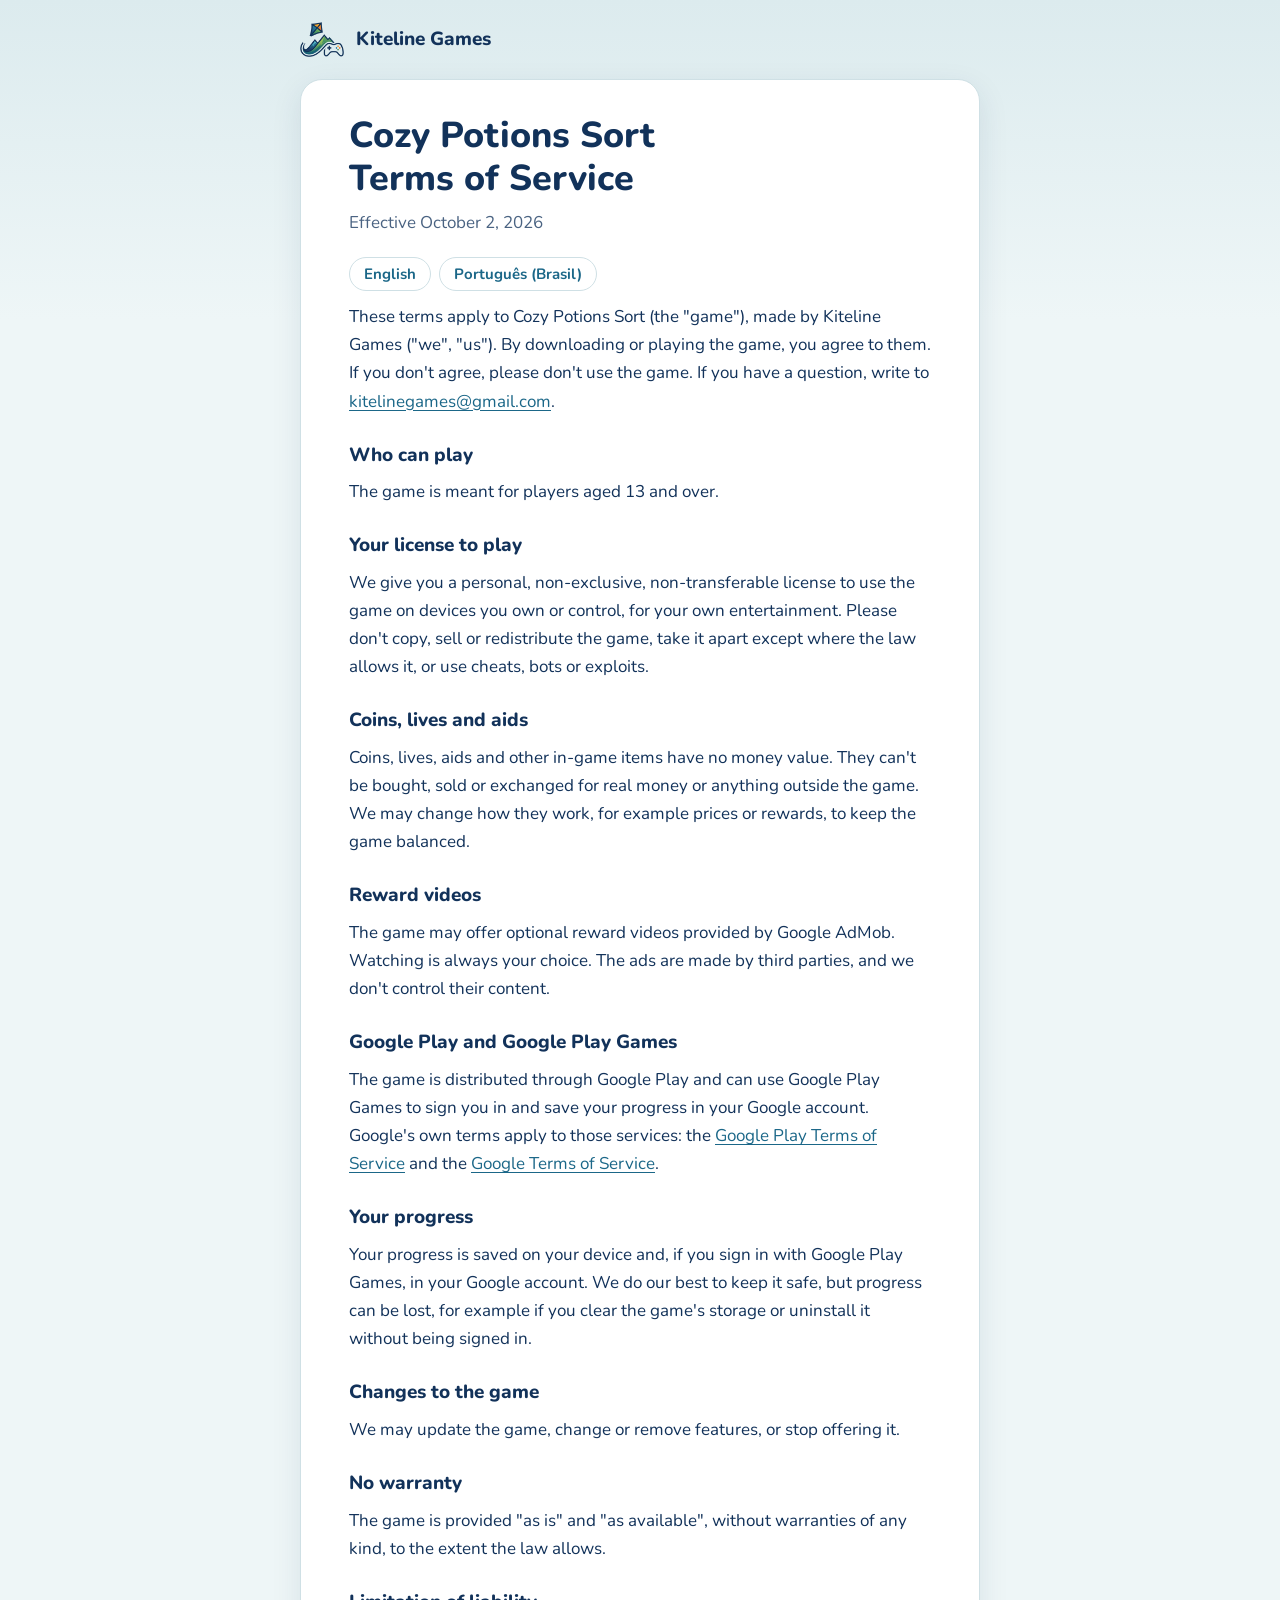
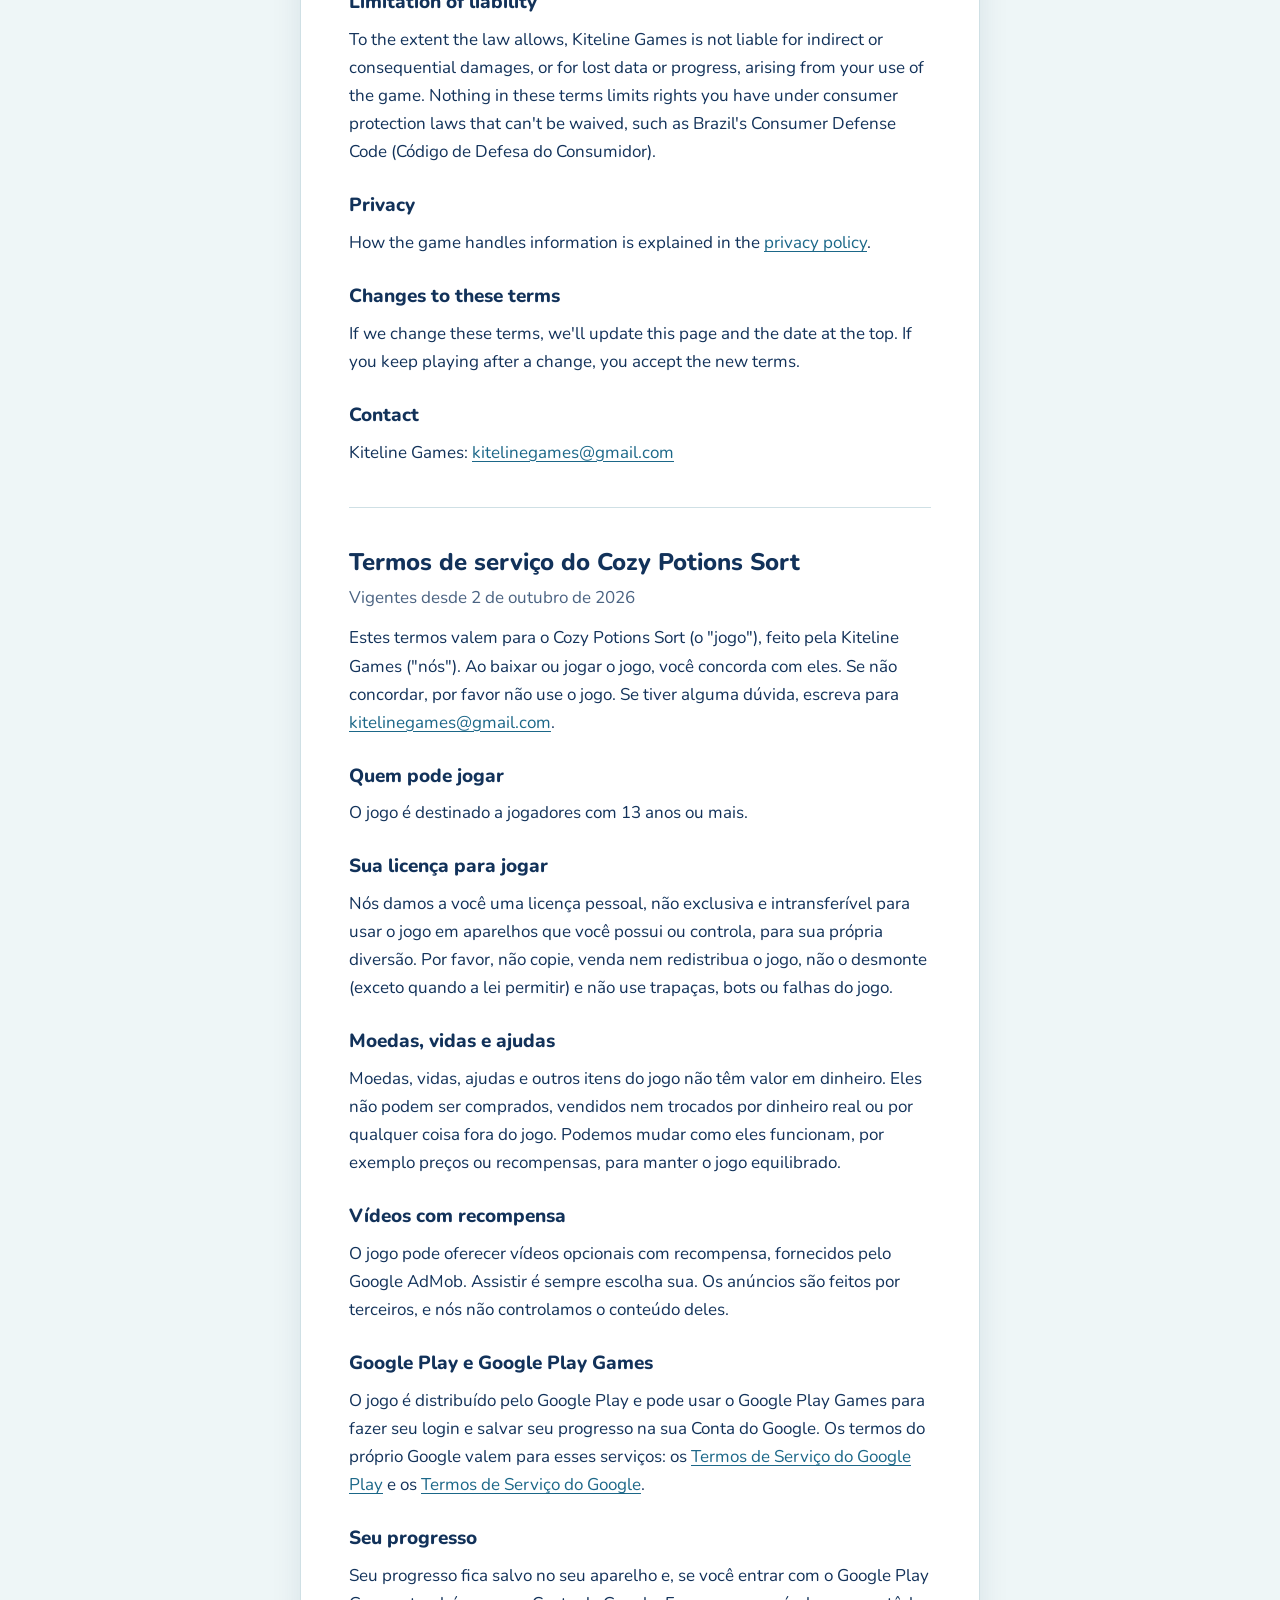
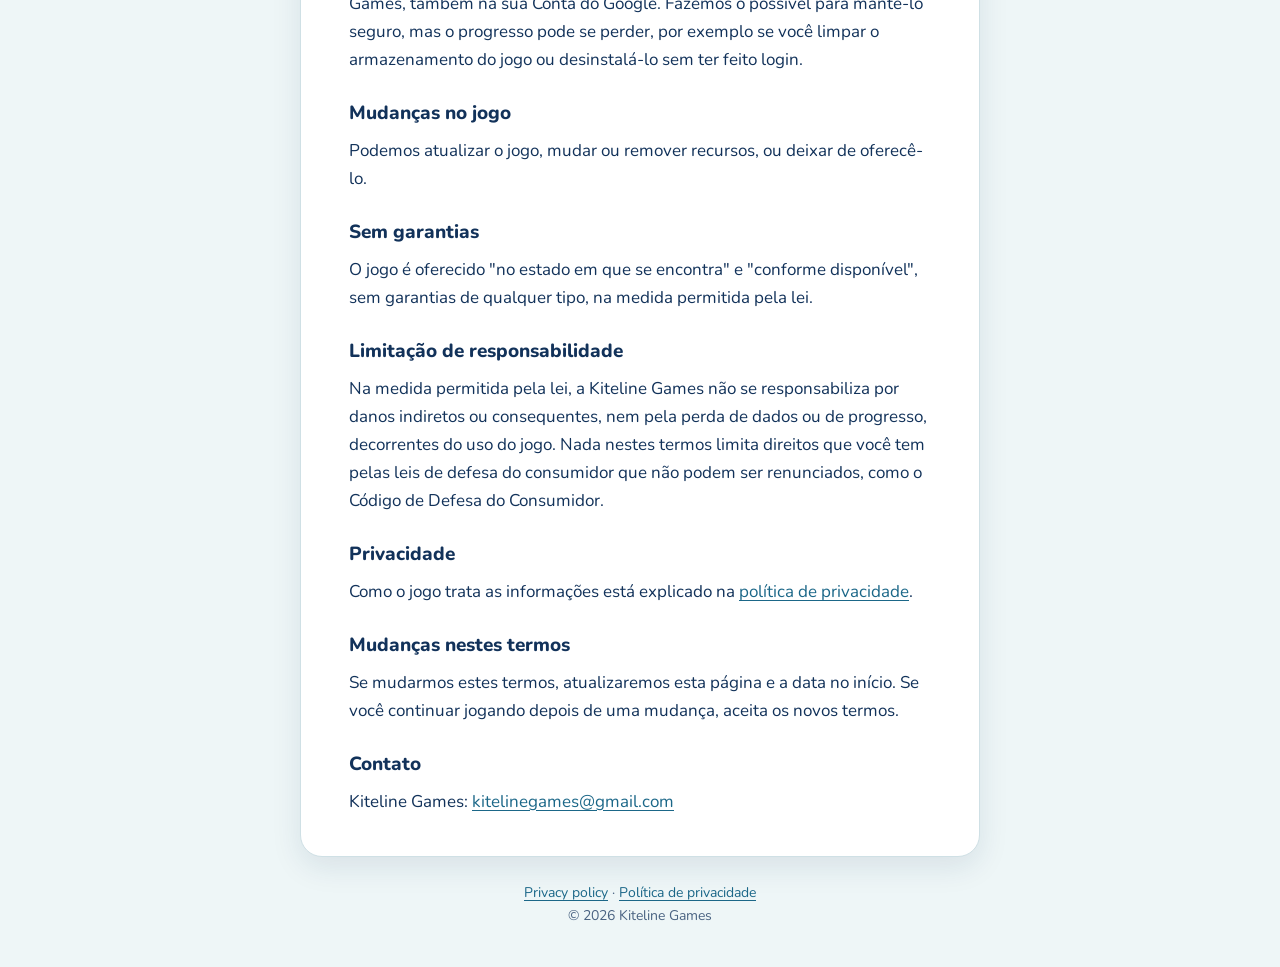
<file: cozy-potions-sort/terms.html>
<!doctype html>
<html lang="en">
<head>
<meta charset="utf-8">
<meta name="viewport" content="width=device-width, initial-scale=1">
<title>Cozy Potions Sort Terms of Service</title>
<meta name="description" content="Terms of service of Cozy Potions Sort, a game by Kiteline Games. Termos de serviço em português.">
<link rel="icon" href="../favicon.png" type="image/png">
<link rel="stylesheet" href="../assets/site.css">
</head>
<body>
<div class="wrap narrow">
  <nav class="top"><img src="../assets/kiteline-mark.webp" width="44" height="35" alt=""><a href="../">Kiteline Games</a></nav>
  <main class="doc">
    <section id="en" lang="en">
      <h1>Cozy Potions Sort Terms of Service</h1>
      <p class="date">Effective October 2, 2026</p>
      <div class="lang"><a href="#en">English</a><a href="#pt" hreflang="pt-BR" lang="pt-BR">Português (Brasil)</a></div>

      <p>These terms apply to Cozy Potions Sort (the "game"), made by Kiteline Games ("we", "us"). By downloading or playing the game, you agree to them. If you don't agree, please don't use the game. If you have a question, write to <a href="mailto:kitelinegames@gmail.com">kitelinegames@gmail.com</a>.</p>

      <h3>Who can play</h3>
      <p>The game is meant for players aged 13 and over.</p>

      <h3>Your license to play</h3>
      <p>We give you a personal, non-exclusive, non-transferable license to use the game on devices you own or control, for your own entertainment. Please don't copy, sell or redistribute the game, take it apart except where the law allows it, or use cheats, bots or exploits.</p>

      <h3>Coins, lives and aids</h3>
      <p>Coins, lives, aids and other in-game items have no money value. They can't be bought, sold or exchanged for real money or anything outside the game. We may change how they work, for example prices or rewards, to keep the game balanced.</p>

      <h3>Reward videos</h3>
      <p>The game may offer optional reward videos provided by Google AdMob. Watching is always your choice. The ads are made by third parties, and we don't control their content.</p>

      <h3>Google Play and Google Play Games</h3>
      <p>The game is distributed through Google Play and can use Google Play Games to sign you in and save your progress in your Google account. Google's own terms apply to those services: the <a href="https://play.google.com/about/play-terms/">Google Play Terms of Service</a> and the <a href="https://policies.google.com/terms">Google Terms of Service</a>.</p>

      <h3>Your progress</h3>
      <p>Your progress is saved on your device and, if you sign in with Google Play Games, in your Google account. We do our best to keep it safe, but progress can be lost, for example if you clear the game's storage or uninstall it without being signed in.</p>

      <h3>Changes to the game</h3>
      <p>We may update the game, change or remove features, or stop offering it.</p>

      <h3>No warranty</h3>
      <p>The game is provided "as is" and "as available", without warranties of any kind, to the extent the law allows.</p>

      <h3>Limitation of liability</h3>
      <p>To the extent the law allows, Kiteline Games is not liable for indirect or consequential damages, or for lost data or progress, arising from your use of the game. Nothing in these terms limits rights you have under consumer protection laws that can't be waived, such as Brazil's Consumer Defense Code (Código de Defesa do Consumidor).</p>

      <h3>Privacy</h3>
      <p>How the game handles information is explained in the <a href="privacy.html">privacy policy</a>.</p>

      <h3>Changes to these terms</h3>
      <p>If we change these terms, we'll update this page and the date at the top. If you keep playing after a change, you accept the new terms.</p>

      <h3>Contact</h3>
      <p>Kiteline Games: <a href="mailto:kitelinegames@gmail.com">kitelinegames@gmail.com</a></p>
    </section>

    <section id="pt" lang="pt-BR">
      <h2>Termos de serviço do Cozy Potions Sort</h2>
      <p class="date">Vigentes desde 2 de outubro de 2026</p>

      <p>Estes termos valem para o Cozy Potions Sort (o "jogo"), feito pela Kiteline Games ("nós"). Ao baixar ou jogar o jogo, você concorda com eles. Se não concordar, por favor não use o jogo. Se tiver alguma dúvida, escreva para <a href="mailto:kitelinegames@gmail.com">kitelinegames@gmail.com</a>.</p>

      <h3>Quem pode jogar</h3>
      <p>O jogo é destinado a jogadores com 13 anos ou mais.</p>

      <h3>Sua licença para jogar</h3>
      <p>Nós damos a você uma licença pessoal, não exclusiva e intransferível para usar o jogo em aparelhos que você possui ou controla, para sua própria diversão. Por favor, não copie, venda nem redistribua o jogo, não o desmonte (exceto quando a lei permitir) e não use trapaças, bots ou falhas do jogo.</p>

      <h3>Moedas, vidas e ajudas</h3>
      <p>Moedas, vidas, ajudas e outros itens do jogo não têm valor em dinheiro. Eles não podem ser comprados, vendidos nem trocados por dinheiro real ou por qualquer coisa fora do jogo. Podemos mudar como eles funcionam, por exemplo preços ou recompensas, para manter o jogo equilibrado.</p>

      <h3>Vídeos com recompensa</h3>
      <p>O jogo pode oferecer vídeos opcionais com recompensa, fornecidos pelo Google AdMob. Assistir é sempre escolha sua. Os anúncios são feitos por terceiros, e nós não controlamos o conteúdo deles.</p>

      <h3>Google Play e Google Play Games</h3>
      <p>O jogo é distribuído pelo Google Play e pode usar o Google Play Games para fazer seu login e salvar seu progresso na sua Conta do Google. Os termos do próprio Google valem para esses serviços: os <a href="https://play.google.com/about/play-terms/?hl=pt-BR">Termos de Serviço do Google Play</a> e os <a href="https://policies.google.com/terms?hl=pt-BR">Termos de Serviço do Google</a>.</p>

      <h3>Seu progresso</h3>
      <p>Seu progresso fica salvo no seu aparelho e, se você entrar com o Google Play Games, também na sua Conta do Google. Fazemos o possível para mantê-lo seguro, mas o progresso pode se perder, por exemplo se você limpar o armazenamento do jogo ou desinstalá-lo sem ter feito login.</p>

      <h3>Mudanças no jogo</h3>
      <p>Podemos atualizar o jogo, mudar ou remover recursos, ou deixar de oferecê-lo.</p>

      <h3>Sem garantias</h3>
      <p>O jogo é oferecido "no estado em que se encontra" e "conforme disponível", sem garantias de qualquer tipo, na medida permitida pela lei.</p>

      <h3>Limitação de responsabilidade</h3>
      <p>Na medida permitida pela lei, a Kiteline Games não se responsabiliza por danos indiretos ou consequentes, nem pela perda de dados ou de progresso, decorrentes do uso do jogo. Nada nestes termos limita direitos que você tem pelas leis de defesa do consumidor que não podem ser renunciados, como o Código de Defesa do Consumidor.</p>

      <h3>Privacidade</h3>
      <p>Como o jogo trata as informações está explicado na <a href="privacy.html#pt">política de privacidade</a>.</p>

      <h3>Mudanças nestes termos</h3>
      <p>Se mudarmos estes termos, atualizaremos esta página e a data no início. Se você continuar jogando depois de uma mudança, aceita os novos termos.</p>

      <h3>Contato</h3>
      <p>Kiteline Games: <a href="mailto:kitelinegames@gmail.com">kitelinegames@gmail.com</a></p>
    </section>
  </main>
  <footer><a href="privacy.html">Privacy policy</a> · <a href="privacy.html#pt" hreflang="pt-BR" lang="pt-BR">Política de privacidade</a><br>© 2026 Kiteline Games</footer>
</div>
</body>
</html>
</file>
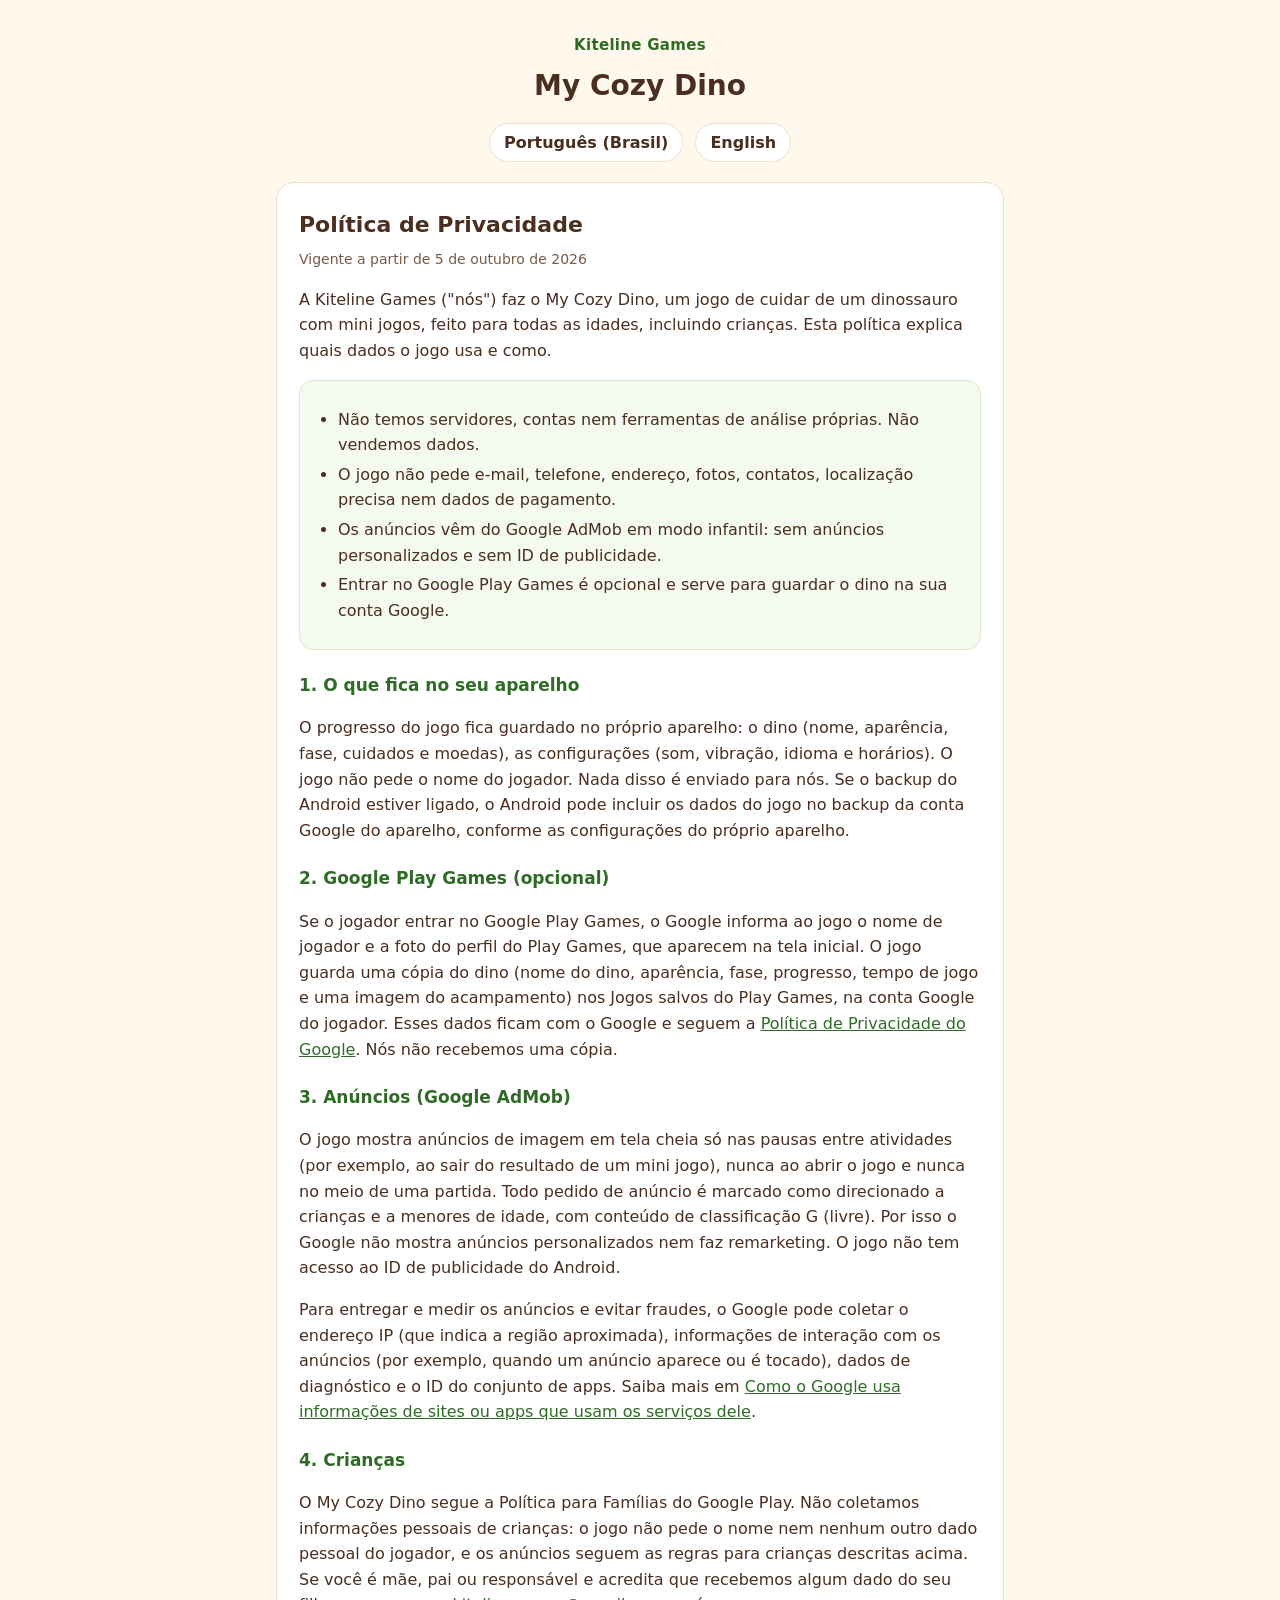
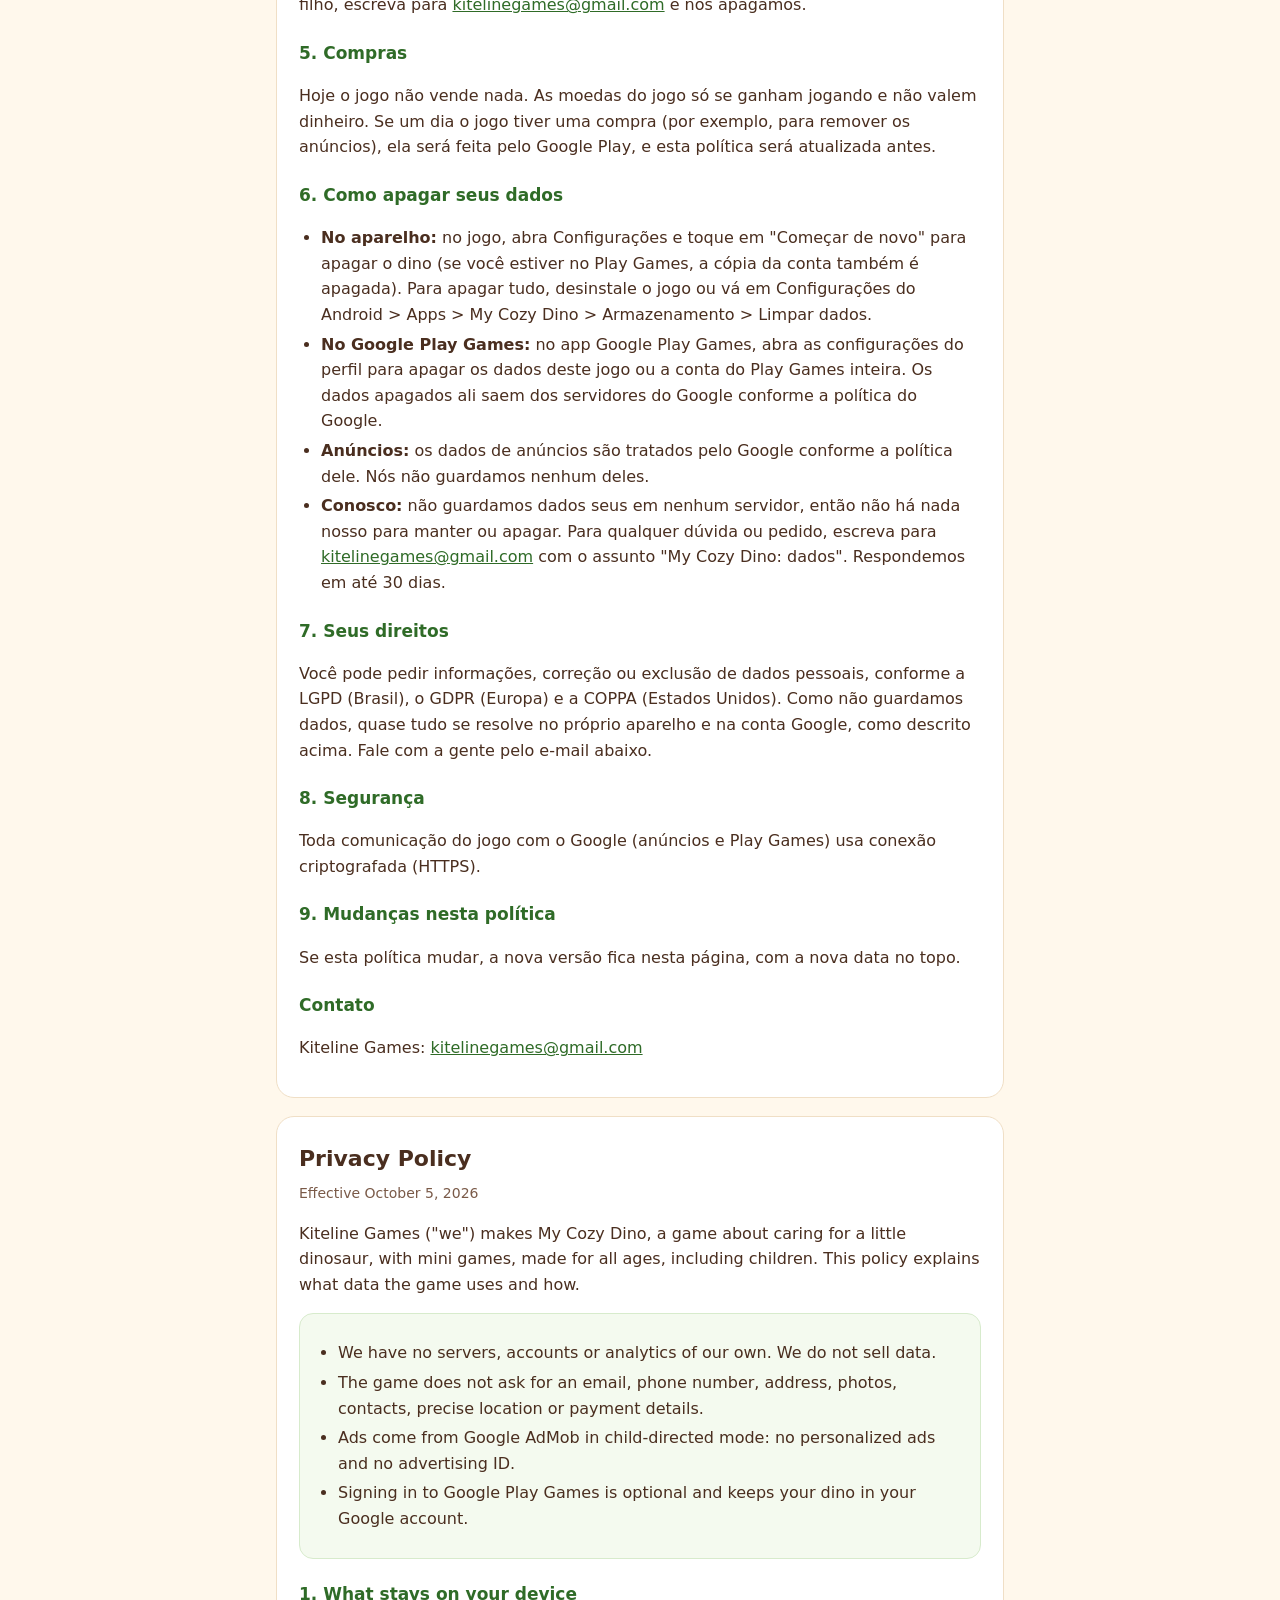
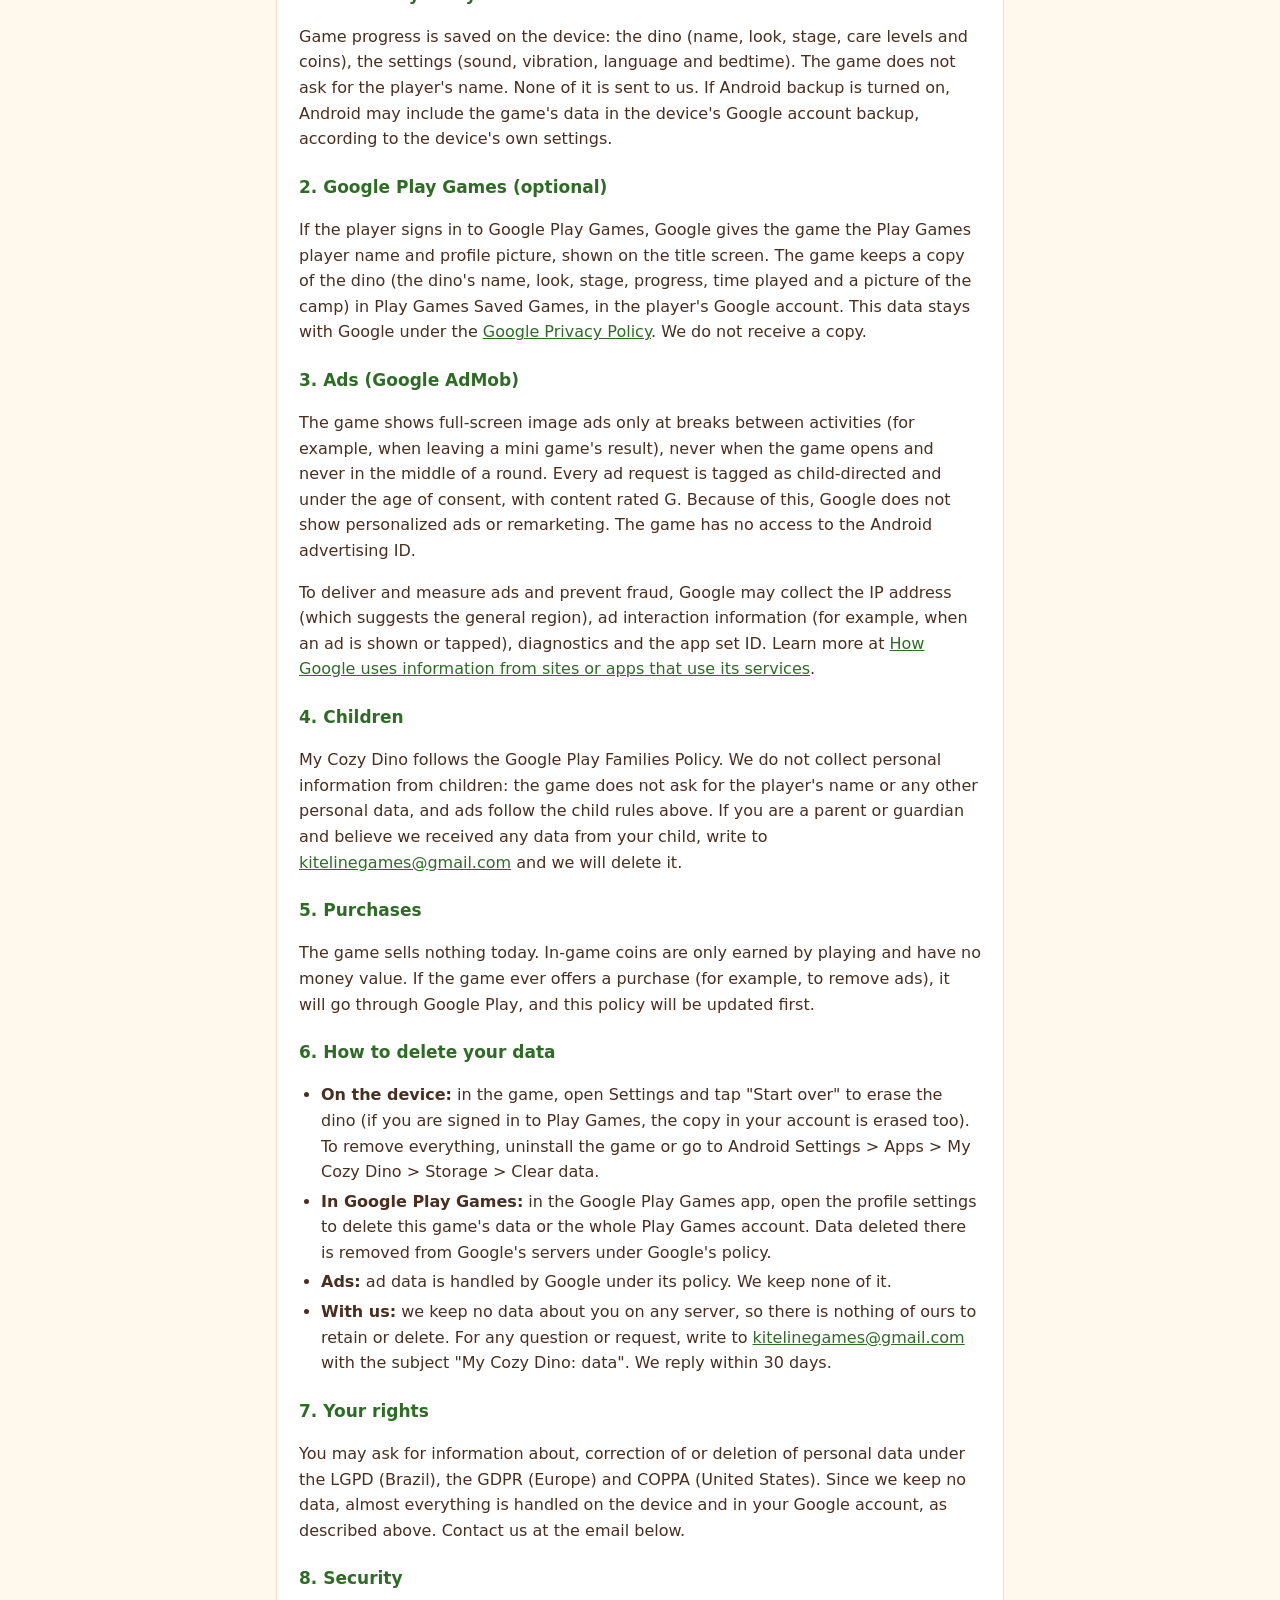
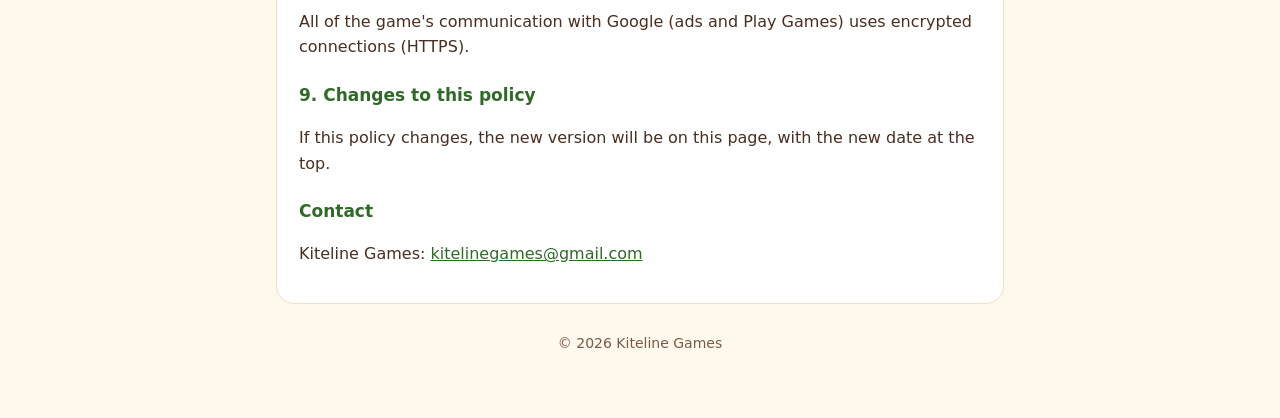
<file: my-cozy-dino/privacy.html>
<!doctype html>
<html lang="pt-BR">
<head>
<meta charset="utf-8">
<meta name="viewport" content="width=device-width, initial-scale=1">
<title>My Cozy Dino: Política de Privacidade / Privacy Policy</title>
<meta name="description" content="Política de privacidade do jogo My Cozy Dino, da Kiteline Games. Privacy policy for the game My Cozy Dino by Kiteline Games.">
<style>
  :root { --bg: #fff8ec; --card: #ffffff; --ink: #4a2e1f; --soft: #7a5a48; --line: #f0dfc6; --accent: #4f9a43; --accent-ink: #2f6b27; }
  * { box-sizing: border-box; }
  body { margin: 0; background: var(--bg); color: var(--ink); font: 16px/1.6 system-ui, -apple-system, "Segoe UI", Roboto, "Helvetica Neue", Arial, sans-serif; }
  main { max-width: 760px; margin: 0 auto; padding: 24px 16px 64px; }
  header { text-align: center; padding: 8px 0 4px; }
  .brand { font-weight: 800; letter-spacing: .02em; color: var(--accent-ink); text-decoration: none; font-size: 15px; }
  h1 { font-size: 28px; line-height: 1.25; margin: 10px 0 4px; }
  .lang { margin: 12px 0 20px; text-align: center; }
  .lang a { display: inline-block; margin: 0 6px; padding: 6px 14px; border-radius: 999px; background: var(--card); border: 1px solid var(--line); color: var(--ink); text-decoration: none; font-weight: 600; }
  section.policy { background: var(--card); border: 1px solid var(--line); border-radius: 18px; padding: 20px 22px; margin: 18px 0; }
  h2 { font-size: 22px; margin: 4px 0 6px; }
  h3 { font-size: 17px; margin: 22px 0 6px; color: var(--accent-ink); }
  .date { color: var(--soft); font-size: 14px; margin: 0 0 12px; }
  .summary { background: #f4faef; border: 1px solid #d7ebcc; border-radius: 14px; padding: 10px 16px; }
  ul { padding-left: 22px; }
  li { margin: 4px 0; }
  a { color: var(--accent-ink); }
  footer { text-align: center; color: var(--soft); font-size: 14px; margin-top: 28px; }
</style>
</head>
<body>
<main>
<header>
  <a class="brand" href="https://kitelinegames-prog.github.io/">Kiteline Games</a>
  <h1>My Cozy Dino</h1>
</header>
<nav class="lang"><a href="#pt">Português (Brasil)</a><a href="#en">English</a></nav>

<section class="policy" id="pt" lang="pt-BR">
  <h2>Política de Privacidade</h2>
  <p class="date">Vigente a partir de 5 de outubro de 2026</p>
  <p>A Kiteline Games ("nós") faz o My Cozy Dino, um jogo de cuidar de um dinossauro com mini jogos, feito para todas as idades, incluindo crianças. Esta política explica quais dados o jogo usa e como.</p>

  <div class="summary">
    <ul>
      <li>Não temos servidores, contas nem ferramentas de análise próprias. Não vendemos dados.</li>
      <li>O jogo não pede e-mail, telefone, endereço, fotos, contatos, localização precisa nem dados de pagamento.</li>
      <li>Os anúncios vêm do Google AdMob em modo infantil: sem anúncios personalizados e sem ID de publicidade.</li>
      <li>Entrar no Google Play Games é opcional e serve para guardar o dino na sua conta Google.</li>
    </ul>
  </div>

  <h3>1. O que fica no seu aparelho</h3>
  <p>O progresso do jogo fica guardado no próprio aparelho: o dino (nome, aparência, fase, cuidados e moedas), as configurações (som, vibração, idioma e horários). O jogo não pede o nome do jogador. Nada disso é enviado para nós. Se o backup do Android estiver ligado, o Android pode incluir os dados do jogo no backup da conta Google do aparelho, conforme as configurações do próprio aparelho.</p>

  <h3>2. Google Play Games (opcional)</h3>
  <p>Se o jogador entrar no Google Play Games, o Google informa ao jogo o nome de jogador e a foto do perfil do Play Games, que aparecem na tela inicial. O jogo guarda uma cópia do dino (nome do dino, aparência, fase, progresso, tempo de jogo e uma imagem do acampamento) nos Jogos salvos do Play Games, na conta Google do jogador. Esses dados ficam com o Google e seguem a <a href="https://policies.google.com/privacy">Política de Privacidade do Google</a>. Nós não recebemos uma cópia.</p>

  <h3>3. Anúncios (Google AdMob)</h3>
  <p>O jogo mostra anúncios de imagem em tela cheia só nas pausas entre atividades (por exemplo, ao sair do resultado de um mini jogo), nunca ao abrir o jogo e nunca no meio de uma partida. Todo pedido de anúncio é marcado como direcionado a crianças e a menores de idade, com conteúdo de classificação G (livre). Por isso o Google não mostra anúncios personalizados nem faz remarketing. O jogo não tem acesso ao ID de publicidade do Android.</p>
  <p>Para entregar e medir os anúncios e evitar fraudes, o Google pode coletar o endereço IP (que indica a região aproximada), informações de interação com os anúncios (por exemplo, quando um anúncio aparece ou é tocado), dados de diagnóstico e o ID do conjunto de apps. Saiba mais em <a href="https://policies.google.com/technologies/partner-sites">Como o Google usa informações de sites ou apps que usam os serviços dele</a>.</p>

  <h3>4. Crianças</h3>
  <p>O My Cozy Dino segue a Política para Famílias do Google Play. Não coletamos informações pessoais de crianças: o jogo não pede o nome nem nenhum outro dado pessoal do jogador, e os anúncios seguem as regras para crianças descritas acima. Se você é mãe, pai ou responsável e acredita que recebemos algum dado do seu filho, escreva para <a href="mailto:kitelinegames@gmail.com">kitelinegames@gmail.com</a> e nós apagamos.</p>

  <h3>5. Compras</h3>
  <p>Hoje o jogo não vende nada. As moedas do jogo só se ganham jogando e não valem dinheiro. Se um dia o jogo tiver uma compra (por exemplo, para remover os anúncios), ela será feita pelo Google Play, e esta política será atualizada antes.</p>

  <h3 id="excluir">6. Como apagar seus dados</h3>
  <ul>
    <li><strong>No aparelho:</strong> no jogo, abra Configurações e toque em "Começar de novo" para apagar o dino (se você estiver no Play Games, a cópia da conta também é apagada). Para apagar tudo, desinstale o jogo ou vá em Configurações do Android &gt; Apps &gt; My Cozy Dino &gt; Armazenamento &gt; Limpar dados.</li>
    <li><strong>No Google Play Games:</strong> no app Google Play Games, abra as configurações do perfil para apagar os dados deste jogo ou a conta do Play Games inteira. Os dados apagados ali saem dos servidores do Google conforme a política do Google.</li>
    <li><strong>Anúncios:</strong> os dados de anúncios são tratados pelo Google conforme a política dele. Nós não guardamos nenhum deles.</li>
    <li><strong>Conosco:</strong> não guardamos dados seus em nenhum servidor, então não há nada nosso para manter ou apagar. Para qualquer dúvida ou pedido, escreva para <a href="mailto:kitelinegames@gmail.com?subject=My%20Cozy%20Dino%3A%20dados">kitelinegames@gmail.com</a> com o assunto "My Cozy Dino: dados". Respondemos em até 30 dias.</li>
  </ul>

  <h3>7. Seus direitos</h3>
  <p>Você pode pedir informações, correção ou exclusão de dados pessoais, conforme a LGPD (Brasil), o GDPR (Europa) e a COPPA (Estados Unidos). Como não guardamos dados, quase tudo se resolve no próprio aparelho e na conta Google, como descrito acima. Fale com a gente pelo e-mail abaixo.</p>

  <h3>8. Segurança</h3>
  <p>Toda comunicação do jogo com o Google (anúncios e Play Games) usa conexão criptografada (HTTPS).</p>

  <h3>9. Mudanças nesta política</h3>
  <p>Se esta política mudar, a nova versão fica nesta página, com a nova data no topo.</p>

  <h3>Contato</h3>
  <p>Kiteline Games: <a href="mailto:kitelinegames@gmail.com">kitelinegames@gmail.com</a></p>
</section>

<section class="policy" id="en" lang="en">
  <h2>Privacy Policy</h2>
  <p class="date">Effective October 5, 2026</p>
  <p>Kiteline Games ("we") makes My Cozy Dino, a game about caring for a little dinosaur, with mini games, made for all ages, including children. This policy explains what data the game uses and how.</p>

  <div class="summary">
    <ul>
      <li>We have no servers, accounts or analytics of our own. We do not sell data.</li>
      <li>The game does not ask for an email, phone number, address, photos, contacts, precise location or payment details.</li>
      <li>Ads come from Google AdMob in child-directed mode: no personalized ads and no advertising ID.</li>
      <li>Signing in to Google Play Games is optional and keeps your dino in your Google account.</li>
    </ul>
  </div>

  <h3>1. What stays on your device</h3>
  <p>Game progress is saved on the device: the dino (name, look, stage, care levels and coins), the settings (sound, vibration, language and bedtime). The game does not ask for the player's name. None of it is sent to us. If Android backup is turned on, Android may include the game's data in the device's Google account backup, according to the device's own settings.</p>

  <h3 id="play-games">2. Google Play Games (optional)</h3>
  <p>If the player signs in to Google Play Games, Google gives the game the Play Games player name and profile picture, shown on the title screen. The game keeps a copy of the dino (the dino's name, look, stage, progress, time played and a picture of the camp) in Play Games Saved Games, in the player's Google account. This data stays with Google under the <a href="https://policies.google.com/privacy">Google Privacy Policy</a>. We do not receive a copy.</p>

  <h3>3. Ads (Google AdMob)</h3>
  <p>The game shows full-screen image ads only at breaks between activities (for example, when leaving a mini game's result), never when the game opens and never in the middle of a round. Every ad request is tagged as child-directed and under the age of consent, with content rated G. Because of this, Google does not show personalized ads or remarketing. The game has no access to the Android advertising ID.</p>
  <p>To deliver and measure ads and prevent fraud, Google may collect the IP address (which suggests the general region), ad interaction information (for example, when an ad is shown or tapped), diagnostics and the app set ID. Learn more at <a href="https://policies.google.com/technologies/partner-sites">How Google uses information from sites or apps that use its services</a>.</p>

  <h3>4. Children</h3>
  <p>My Cozy Dino follows the Google Play Families Policy. We do not collect personal information from children: the game does not ask for the player's name or any other personal data, and ads follow the child rules above. If you are a parent or guardian and believe we received any data from your child, write to <a href="mailto:kitelinegames@gmail.com">kitelinegames@gmail.com</a> and we will delete it.</p>

  <h3>5. Purchases</h3>
  <p>The game sells nothing today. In-game coins are only earned by playing and have no money value. If the game ever offers a purchase (for example, to remove ads), it will go through Google Play, and this policy will be updated first.</p>

  <h3 id="delete">6. How to delete your data</h3>
  <ul>
    <li><strong>On the device:</strong> in the game, open Settings and tap "Start over" to erase the dino (if you are signed in to Play Games, the copy in your account is erased too). To remove everything, uninstall the game or go to Android Settings &gt; Apps &gt; My Cozy Dino &gt; Storage &gt; Clear data.</li>
    <li><strong>In Google Play Games:</strong> in the Google Play Games app, open the profile settings to delete this game's data or the whole Play Games account. Data deleted there is removed from Google's servers under Google's policy.</li>
    <li><strong>Ads:</strong> ad data is handled by Google under its policy. We keep none of it.</li>
    <li><strong>With us:</strong> we keep no data about you on any server, so there is nothing of ours to retain or delete. For any question or request, write to <a href="mailto:kitelinegames@gmail.com?subject=My%20Cozy%20Dino%3A%20data">kitelinegames@gmail.com</a> with the subject "My Cozy Dino: data". We reply within 30 days.</li>
  </ul>

  <h3>7. Your rights</h3>
  <p>You may ask for information about, correction of or deletion of personal data under the LGPD (Brazil), the GDPR (Europe) and COPPA (United States). Since we keep no data, almost everything is handled on the device and in your Google account, as described above. Contact us at the email below.</p>

  <h3>8. Security</h3>
  <p>All of the game's communication with Google (ads and Play Games) uses encrypted connections (HTTPS).</p>

  <h3>9. Changes to this policy</h3>
  <p>If this policy changes, the new version will be on this page, with the new date at the top.</p>

  <h3>Contact</h3>
  <p>Kiteline Games: <a href="mailto:kitelinegames@gmail.com">kitelinegames@gmail.com</a></p>
</section>

<footer>© 2026 Kiteline Games</footer>
</main>
</body>
</html>
</file>
<file: assets/site.css>
/* Kiteline Games site (GitHub Pages). Colours from the Kiteline logo: navy outline, teal, green, kite orange. */
@font-face { font-family: 'Nunito'; font-weight: 400; font-style: normal; font-display: swap; src: url(fonts/nunito-400.woff2) format('woff2'); }
@font-face { font-family: 'Nunito'; font-weight: 700; font-style: normal; font-display: swap; src: url(fonts/nunito-700.woff2) format('woff2'); }
@font-face { font-family: 'Nunito'; font-weight: 800; font-style: normal; font-display: swap; src: url(fonts/nunito-800.woff2) format('woff2'); }
@font-face { font-family: 'Lilita One'; font-weight: 400; font-style: normal; font-display: swap; src: url(fonts/lilita-one-400.woff2) format('woff2'); }

:root {
  --bg: #eef6f7; --bg-deep: #dcebee; --card: #ffffff; --ink: #12325a; --ink-soft: #4a6382; --line: #cfe0e5;
  --link: #1b6788; --accent: #f29a26; --green: #4f9a3f; --shadow: 0 10px 30px rgba(18, 50, 90, .10);
  color-scheme: light;
}
@media (prefers-color-scheme: dark) {
  :root { --bg: #0e1a2b; --bg-deep: #0a1422; --card: #142640; --ink: #e9f1f6; --ink-soft: #a9bdd0; --line: #24395a;
          --link: #7cc6e6; --accent: #f6ad4c; --green: #8cc97c; --shadow: 0 10px 30px rgba(0, 0, 0, .35); color-scheme: dark; }
}

*, *::before, *::after { box-sizing: border-box; }
html { -webkit-text-size-adjust: 100%; }
body {
  margin: 0; background: linear-gradient(180deg, var(--bg-deep) 0, var(--bg) 320px) var(--bg); color: var(--ink);
  font: 400 17px/1.65 'Nunito', 'Segoe UI', Roboto, Helvetica, Arial, sans-serif;
}
a { color: var(--link); text-underline-offset: 3px; }
a:hover { text-decoration-thickness: 2px; }
img { max-width: 100%; height: auto; display: block; }
h1, h2, h3 { line-height: 1.2; text-wrap: balance; margin: 0; }
.wrap { max-width: 960px; margin: 0 auto; padding-inline: 20px; }
.narrow { max-width: 720px; }

/* home */
.hero { text-align: center; padding-block: 56px 28px; display: grid; justify-items: center; gap: 14px; }
.hero img { width: 168px; }
.hero h1 { font-weight: 800; font-size: clamp(34px, 6vw, 48px); letter-spacing: .5px; }
.hero p { margin: 0; color: var(--ink-soft); font-size: 19px; }

.game {
  background: var(--card); border: 1px solid var(--line); border-radius: 22px; box-shadow: var(--shadow);
  padding: 28px; display: grid; grid-template-columns: minmax(0, 1fr) auto; gap: 28px; align-items: center;
}
.game-head { display: flex; gap: 18px; align-items: center; }
.game-head img { width: 96px; height: 96px; border-radius: 22px; box-shadow: 0 4px 12px rgba(18, 50, 90, .18); }
.game h2 { font-family: 'Lilita One', 'Nunito', sans-serif; font-weight: 400; font-size: 34px; letter-spacing: .3px; }
.chip { display: inline-flex; align-items: center; gap: 8px; margin-top: 6px; font-weight: 700; font-size: 14px; color: var(--ink-soft); }
.chip::before { content: ""; width: 9px; height: 9px; border-radius: 50%; background: var(--accent); }
.game p { margin: 16px 0 0; }
.links { display: flex; flex-wrap: wrap; gap: 8px 20px; margin-top: 16px; font-weight: 700; }
.shots { display: flex; gap: 12px; }
.shots img { width: 168px; border-radius: 16px; border: 1px solid var(--line); }

.contact { text-align: center; padding-block: 40px 8px; color: var(--ink-soft); }
.contact strong { color: var(--ink); }
footer { text-align: center; padding-block: 24px 40px; color: var(--ink-soft); font-size: 14px; }

/* policy */
.top { display: flex; align-items: center; gap: 12px; padding-block: 22px; }
.top img { width: 44px; }
.top a { color: var(--ink); text-decoration: none; font-weight: 800; font-size: 19px; }
.doc { background: var(--card); border: 1px solid var(--line); border-radius: 22px; box-shadow: var(--shadow); padding: 34px clamp(20px, 5vw, 48px) 40px; }
.doc h1 { font-weight: 800; font-size: clamp(28px, 5vw, 36px); }
.doc .date { color: var(--ink-soft); margin: 8px 0 0; }
.lang { display: flex; flex-wrap: wrap; gap: 8px; margin: 20px 0 6px; }
.lang a { border: 1px solid var(--line); border-radius: 999px; padding: 4px 14px; font-weight: 700; font-size: 15px; text-decoration: none; }
.doc section + section { border-top: 1px solid var(--line); margin-top: 40px; padding-top: 32px; }
.doc h2 { font-weight: 800; font-size: 24px; margin-top: 8px; }
.doc h3 { font-weight: 800; font-size: 19px; margin-top: 28px; }
.doc p, .doc ul { margin: 12px 0 0; }
.doc ul { padding-left: 22px; }
.doc li + li { margin-top: 6px; }
.summary { background: var(--bg); border-radius: 14px; padding: 6px 20px 16px; margin-top: 18px; }

@media (max-width: 760px) {
  .game { grid-template-columns: minmax(0, 1fr); padding: 22px; }
  .game-head { gap: 14px; }
  .game-head img { width: 72px; height: 72px; border-radius: 18px; }
  .game h2 { font-size: 28px; }
  .chip { font-size: 13px; white-space: nowrap; }
  .shots { justify-content: center; }
  .shots img { width: calc(50% - 6px); max-width: 190px; }
}

@media (max-width: 359px) {
  .chip { white-space: normal; }
}
</file>
